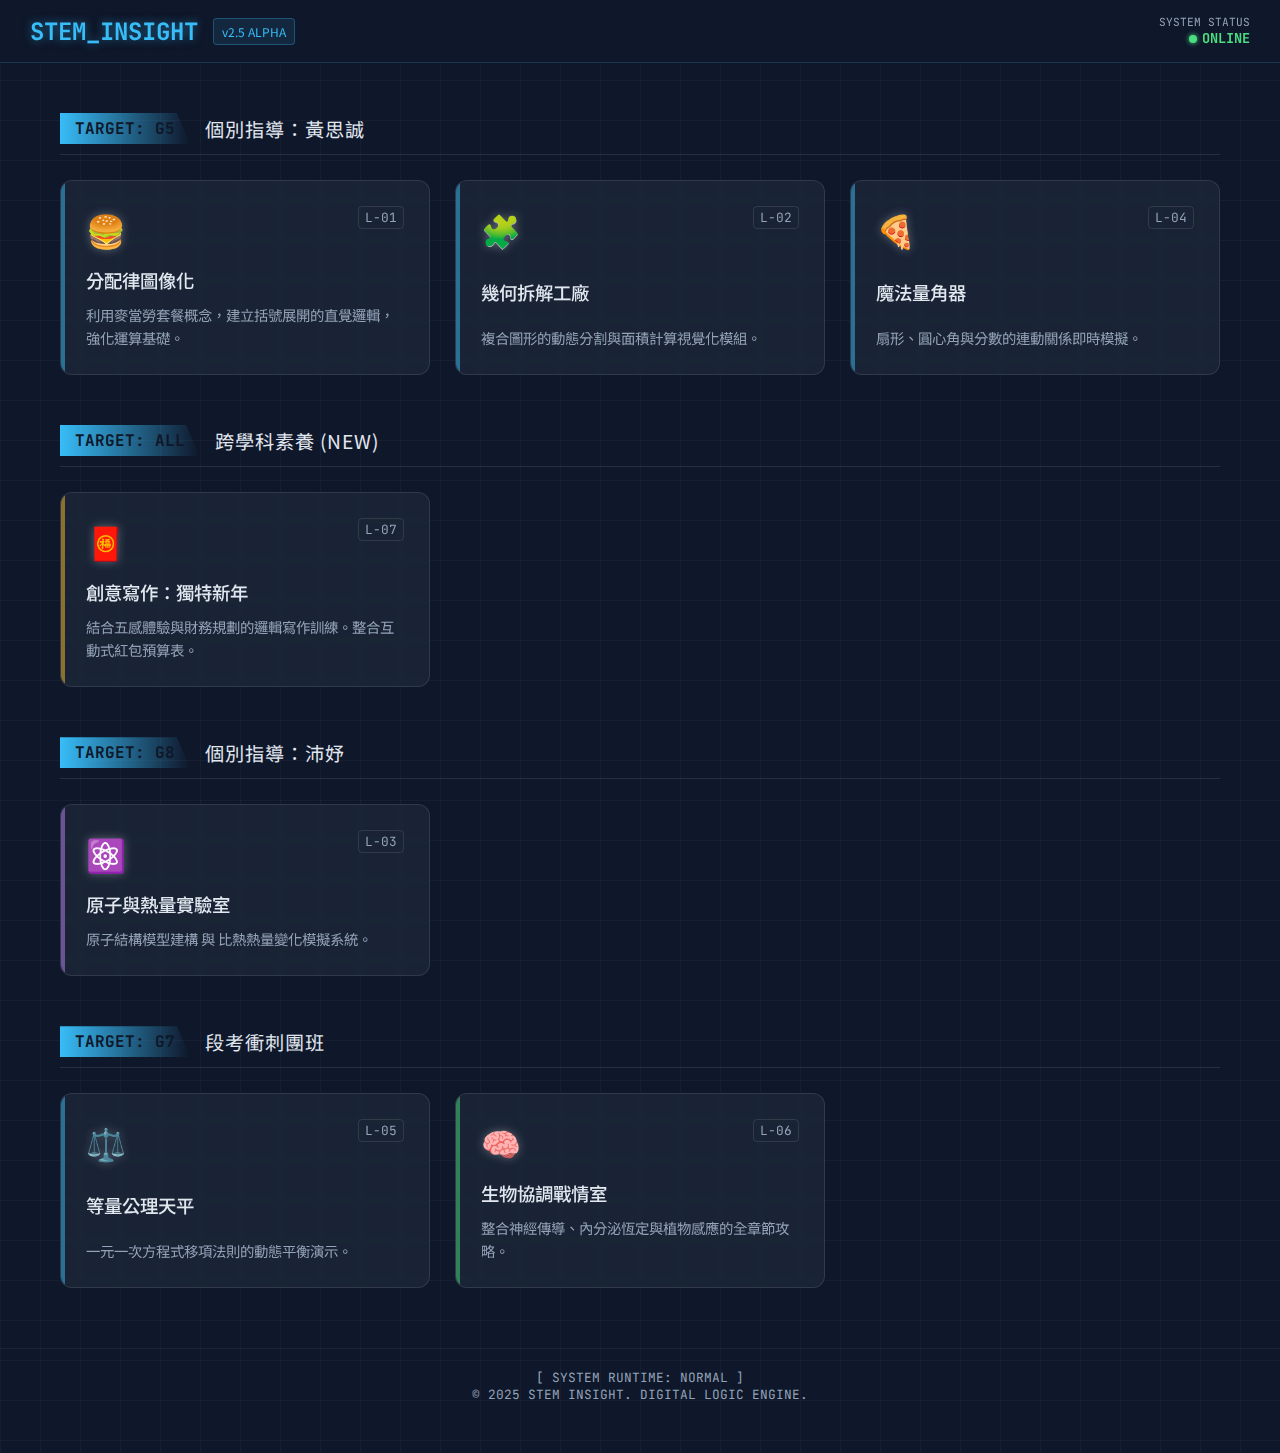
<file: index.html>
<!DOCTYPE html>
<html lang="zh-TW">
<head>
    <meta charset="UTF-8">
    <meta name="viewport" content="width=device-width, initial-scale=1.0">
    <title>STEM INSIGHT | 核心戰情室</title>
    <link href="https://fonts.googleapis.com/css2?family=JetBrains+Mono:wght@400;700&family=Noto+Sans+TC:wght@300;500;700&display=swap" rel="stylesheet">
    <style>
        :root {
            /* 科技戰情室配色 */
            --bg-deep: #0f172a;       /* 深藍黑背景 */
            --bg-card: rgba(30, 41, 59, 0.7); /* 半透明卡片 */
            --text-main: #e2e8f0;     /* 亮灰字體 */
            --text-muted: #94a3b8;    /* 暗灰字體 */
            
            /* 霓虹強調色 */
            --neon-blue: #38bdf8;     /* 數學/科技 */
            --neon-green: #4ade80;    /* 生物/自然 */
            --neon-purple: #c084fc;   /* 物理/化學 */
            --neon-orange: #fbbf24;   /* 文學/創意 (新增) */
            
            --border-glow: 1px solid rgba(255, 255, 255, 0.1);
        }

        * { box-sizing: border-box; }

        body {
            font-family: 'Noto Sans TC', sans-serif;
            background-color: var(--bg-deep);
            /* 背景網格線效果 */
            background-image: 
                linear-gradient(rgba(255, 255, 255, 0.03) 1px, transparent 1px),
                linear-gradient(90deg, rgba(255, 255, 255, 0.03) 1px, transparent 1px);
            background-size: 40px 40px;
            color: var(--text-main);
            margin: 0;
            padding-bottom: 50px;
        }

        /* 頂部導航欄 */
        header {
            background: rgba(15, 23, 42, 0.9);
            backdrop-filter: blur(10px);
            border-bottom: 1px solid rgba(56, 189, 248, 0.2);
            padding: 15px 30px;
            display: flex;
            justify-content: space-between;
            align-items: center;
            position: sticky;
            top: 0;
            z-index: 100;
        }

        .brand-group { display: flex; align-items: center; gap: 15px; }
        .brand-logo {
            font-family: 'JetBrains Mono', monospace;
            font-weight: 700;
            font-size: 1.5rem;
            color: var(--neon-blue);
            text-shadow: 0 0 10px rgba(56, 189, 248, 0.5);
        }
        .brand-tag {
            background: rgba(56, 189, 248, 0.1);
            color: var(--neon-blue);
            font-size: 0.75rem;
            padding: 4px 8px;
            border-radius: 4px;
            border: 1px solid rgba(56, 189, 248, 0.3);
        }

        /* 儀表板數據區 (符合老闆需求) */
        .stats-bar {
            display: flex;
            gap: 20px;
            font-family: 'JetBrains Mono', monospace;
            font-size: 0.85rem;
        }
        .stat-item {
            display: flex;
            flex-direction: column;
            align-items: flex-end;
        }
        .stat-label { color: var(--text-muted); font-size: 0.7rem; }
        .stat-value { color: var(--neon-green); font-weight: bold; }

        /* 主容器 */
        .container {
            max-width: 1200px;
            margin: 40px auto;
            padding: 0 20px;
        }

        /* 分區標題 */
        .section-header {
            display: flex;
            align-items: center;
            margin: 50px 0 25px 0;
            padding-bottom: 10px;
            border-bottom: 1px solid rgba(255,255,255,0.1);
        }

        .section-tag {
            font-family: 'JetBrains Mono', monospace;
            background: linear-gradient(90deg, var(--neon-blue), transparent);
            color: #0f172a;
            padding: 5px 15px;
            clip-path: polygon(0 0, 90% 0, 100% 100%, 0 100%); /* 科技感切角 */
            font-weight: bold;
            margin-right: 15px;
        }

        .section-title {
            font-size: 1.2rem;
            color: var(--text-main);
            letter-spacing: 1px;
        }

        /* 網格系統 */
        .grid {
            display: grid;
            grid-template-columns: repeat(auto-fill, minmax(300px, 1fr));
            gap: 25px;
        }

        /* 科技卡片設計 */
        .card {
            background: var(--bg-card);
            border: var(--border-glow);
            border-radius: 12px;
            padding: 25px;
            text-decoration: none;
            color: inherit;
            position: relative;
            overflow: hidden;
            transition: all 0.3s cubic-bezier(0.4, 0, 0.2, 1);
            backdrop-filter: blur(5px);
            display: flex;
            flex-direction: column;
            justify-content: space-between;
            height: 100%;
        }

        /* 卡片懸停效果 */
        .card:hover {
            transform: translateY(-5px);
            background: rgba(30, 41, 59, 0.9);
            box-shadow: 0 0 20px rgba(56, 189, 248, 0.15);
            border-color: var(--neon-blue);
        }
        
        /* 卡片光條裝飾 */
        .card::before {
            content: '';
            position: absolute;
            top: 0;
            left: 0;
            width: 4px;
            height: 100%;
            background: var(--neon-blue);
            opacity: 0.5;
            transition: 0.3s;
        }
        .card:hover::before { opacity: 1; box-shadow: 0 0 10px var(--neon-blue); }

        /* 不同科目的顏色定義 */
        .card[data-type="bio"]::before { background: var(--neon-green); }
        .card[data-type="bio"]:hover { border-color: var(--neon-green); box-shadow: 0 0 20px rgba(74, 222, 128, 0.15); }

        .card[data-type="physics"]::before { background: var(--neon-purple); }
        .card[data-type="physics"]:hover { border-color: var(--neon-purple); box-shadow: 0 0 20px rgba(192, 132, 252, 0.15); }
        
        .card[data-type="writing"]::before { background: var(--neon-orange); }
        .card[data-type="writing"]:hover { border-color: var(--neon-orange); box-shadow: 0 0 20px rgba(251, 191, 36, 0.15); }


        .card-header {
            display: flex;
            justify-content: space-between;
            align-items: flex-start;
            margin-bottom: 15px;
        }

        .card-icon {
            font-size: 2rem;
            filter: drop-shadow(0 0 5px rgba(255,255,255,0.3));
        }

        .card-id {
            font-family: 'JetBrains Mono', monospace;
            font-size: 0.8rem;
            color: var(--text-muted);
            border: 1px solid rgba(255,255,255,0.1);
            padding: 2px 6px;
            border-radius: 4px;
        }

        .card h3 {
            margin: 0 0 10px 0;
            font-size: 1.15rem;
            font-weight: 500;
        }

        .card p {
            font-size: 0.9rem;
            color: var(--text-muted);
            line-height: 1.6;
            margin: 0;
        }

        .status-dot {
            height: 8px;
            width: 8px;
            background-color: var(--neon-green);
            border-radius: 50%;
            display: inline-block;
            margin-right: 5px;
            box-shadow: 0 0 5px var(--neon-green);
        }

        footer {
            text-align: center;
            margin-top: 60px;
            color: var(--text-muted);
            font-size: 0.8rem;
            font-family: 'JetBrains Mono', monospace;
            border-top: 1px solid rgba(255,255,255,0.05);
            padding-top: 20px;
        }
    </style>
</head>
<body>

    <header>
        <div class="brand-group">
            <div class="brand-logo">STEM_INSIGHT</div>
            <span class="brand-tag">v2.5 ALPHA</span>
        </div>
        
        <div class="stats-bar">
            <div class="stat-item">
                <span class="stat-label">SYSTEM STATUS</span>
                <span class="stat-value"><span class="status-dot"></span>ONLINE</span>
            </div>
            <div class="stat-item" style="display: none;"> <span class="stat-label">ACTIVE STUDENTS</span>
                <span class="stat-value">32</span>
            </div>
        </div>
    </header>

    <div class="container">

        <div class="section-header">
            <span class="section-tag">TARGET: G5</span>
            <span class="section-title">個別指導：黃思誠</span>
        </div>
        <div class="grid">
            <a href="lesson-01-distributive/index.html" class="card" data-type="math">
                <div class="card-header">
                    <div class="card-icon">🍔</div>
                    <span class="card-id">L-01</span>
                </div>
                <h3>分配律圖像化</h3>
                <p>利用麥當勞套餐概念，建立括號展開的直覺邏輯，強化運算基礎。</p>
            </a>
            <a href="lesson-02-geometry/index.html" class="card" data-type="math">
                <div class="card-header">
                    <div class="card-icon">🧩</div>
                    <span class="card-id">L-02</span>
                </div>
                <h3>幾何拆解工廠</h3>
                <p>複合圖形的動態分割與面積計算視覺化模組。</p>
            </a>
            <a href="lesson-04-sector/index.html" class="card" data-type="math">
                <div class="card-header">
                    <div class="card-icon">🍕</div>
                    <span class="card-id">L-04</span>
                </div>
                <h3>魔法量角器</h3>
                <p>扇形、圓心角與分數的連動關係即時模擬。</p>
            </a>
        </div>

        <div class="section-header">
            <span class="section-tag">TARGET: ALL</span>
            <span class="section-title">跨學科素養 (NEW)</span>
        </div>
        <div class="grid">
            <a href="lesson-07-writing-cny/index.html" class="card" data-type="writing">
                <div class="card-header">
                    <div class="card-icon">🧧</div>
                    <span class="card-id">L-07</span>
                </div>
                <h3>創意寫作：獨特新年</h3>
                <p>結合五感體驗與財務規劃的邏輯寫作訓練。整合互動式紅包預算表。</p>
            </a>
        </div>

        <div class="section-header">
            <span class="section-tag">TARGET: G8</span>
            <span class="section-title">個別指導：沛妤</span>
        </div>
        <div class="grid">
            <a href="lesson-03-science/index.html" class="card" data-type="physics">
                <div class="card-header">
                    <div class="card-icon">⚛️</div>
                    <span class="card-id">L-03</span>
                </div>
                <h3>原子與熱量實驗室</h3>
                <p>原子結構模型建構 與 比熱熱量變化模擬系統。</p>
            </a>
        </div>

        <div class="section-header">
            <span class="section-tag">TARGET: G7</span>
            <span class="section-title">段考衝刺團班</span>
        </div>
        <div class="grid">
            <a href="lesson-05-math7/index.html" class="card" data-type="math">
                <div class="card-header">
                    <div class="card-icon">⚖️</div>
                    <span class="card-id">L-05</span>
                </div>
                <h3>等量公理天平</h3>
                <p>一元一次方程式移項法則的動態平衡演示。</p>
            </a>
            <a href="lesson-06-bio-ch5/index.html" class="card" data-type="bio">
                <div class="card-header">
                    <div class="card-icon">🧠</div>
                    <span class="card-id">L-06</span>
                </div>
                <h3>生物協調戰情室</h3>
                <p>整合神經傳導、內分泌恆定與植物感應的全章節攻略。</p>
            </a>
        </div>

    </div>

    <footer>
        [ SYSTEM RUNTIME: NORMAL ]<br>
        &copy; 2025 STEM INSIGHT. DIGITAL LOGIC ENGINE.
    </footer>

</body>
</html>
</file>
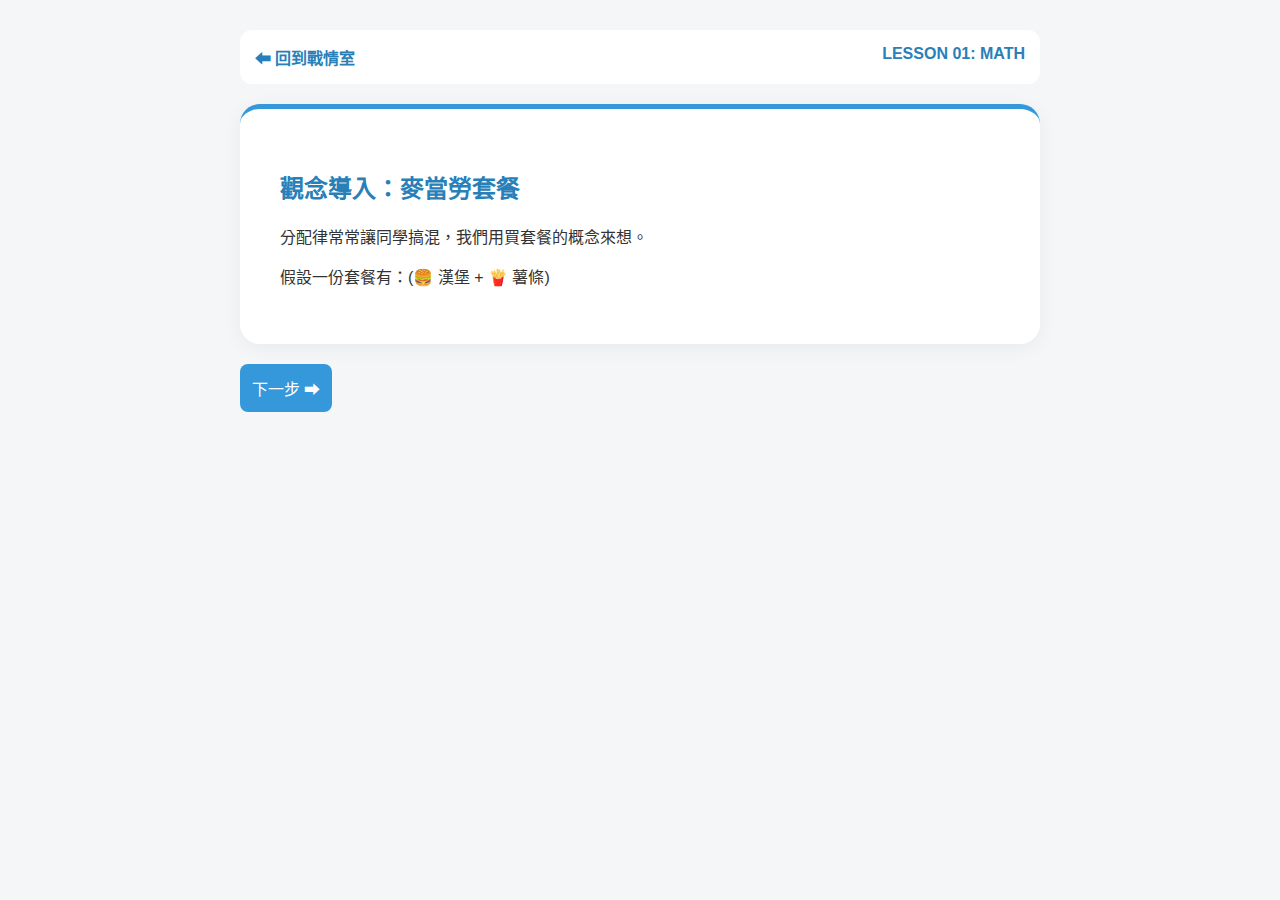
<file: lesson-01-distributive/index.html>
<!DOCTYPE html>
<html lang="zh-TW">
<head>
    <meta charset="UTF-8">
    <meta name="viewport" content="width=device-width, initial-scale=1.0">
    <title>L01: 分配律圖像化 | STEM INSIGHT</title>
    <link rel="stylesheet" href="../../assets/css/dashboard.css">
    <style>
        /* 覆蓋為數學專屬風格 (藍色系) */
        body { background: #f4f6f8; background-image: none; color: #333; }
        .container { max-width: 800px; margin-top: 30px; }
        .lesson-nav { padding: 15px; background: white; border-radius: 12px; margin-bottom: 20px; display: flex; justify-content: space-between; }
        .back-link { text-decoration: none; color: #2980b9; font-weight: bold; }
        
        #app-container {
            background: white; padding: 40px; border-radius: 20px;
            box-shadow: 0 4px 20px rgba(0,0,0,0.05);
            border-top: 5px solid #3498db; /* 數學藍 */
        }
        
        .action-btn { 
            display: block; width: 100%; padding: 12px; background: #3498db; 
            color: white; border: none; border-radius: 8px; cursor: pointer; 
            font-size: 1rem; margin-top: 10px;
        }
    </style>
</head>
<body>

    <div class="container">
        <div class="lesson-nav">
            <a href="../../index.html" class="back-link">⬅ 回到戰情室</a>
            <div style="font-weight: bold; color: #2980b9;">LESSON 01: MATH</div>
        </div>

        <div id="app-container"></div>

        <div style="margin-top: 20px; text-align: right;">
            <button id="next-step-btn" class="action-btn" style="width: auto;">下一步 ➡</button>
        </div>
    </div>

    <script>
        const lessonData = {
            id: "math_01_distributive",
            title: "分配律圖像化",
            steps: [
                {
                    type: "intro",
                    title: "觀念導入：麥當勞套餐",
                    content: "<p>分配律常常讓同學搞混，我們用買套餐的概念來想。</p><p>假設一份套餐有：(🍔 漢堡 + 🍟 薯條)</p>"
                },
                {
                    type: "visual_concept",
                    title: "圖像拆解",
                    icon: "🍔🍟 x 3",
                    description: "如果你買了 <strong>3</strong> 份套餐，那就是：<br>3 × (🍔 + 🍟) = <strong>3個🍔 + 3個🍟</strong><br>這就是分配律：外面的數字要乘給裡面的每一個！"
                },
                {
                    type: "step_solver",
                    title: "牛刀小試",
                    question: "請利用分配律計算： 5 × (100 + 2)",
                    prefix: "答案：",
                    answer: "510",
                    hint: "變成 5x100 + 5x2 = 500 + 10"
                },
                {
                    type: "interactive_quiz",
                    title: "觀念檢測",
                    question: "下列哪一個式子是錯誤的？",
                    options: [
                        "2(a+b) = 2a + 2b",
                        "3(x-y) = 3x - 3y",
                        "-(a-b) = -a - b" // 錯誤選項
                    ],
                    correctIdx: 2
                }
            ]
        };
    </script>

    <script src="../../assets/js/renderers/math-renderer.js"></script>

    <script>
        let currentStepIndex = 0;
        const container = document.getElementById('app-container');
        const nextBtn = document.getElementById('next-step-btn');

        function loadStep(index) {
            if (index >= lessonData.steps.length) {
                alert("單元完成！");
                return;
            }
            MathRenderer.renderStep(lessonData.steps[index], container);
            
            if (index === lessonData.steps.length - 1) {
                nextBtn.innerText = "完成課程 ✅";
                nextBtn.style.background = "#27ae60";
            }
        }

        nextBtn.onclick = () => {
            currentStepIndex++;
            if(currentStepIndex < lessonData.steps.length) {
                loadStep(currentStepIndex);
            }
        };

        loadStep(0);
    </script>
</body>
</html>
</file>
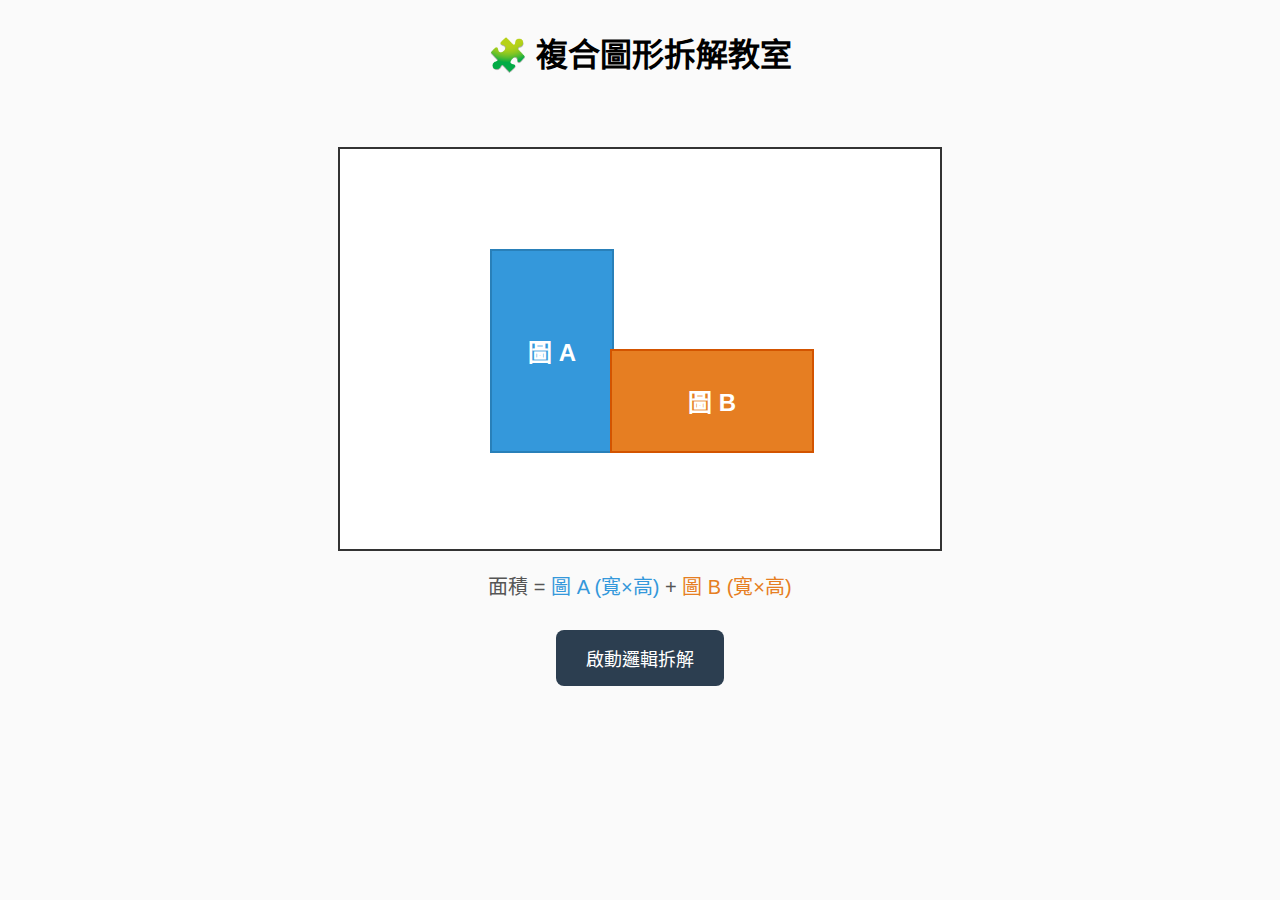
<file: lesson-02-geometry/index.html>
<!DOCTYPE html>
<html lang="zh-TW">
<head>
    <meta charset="UTF-8">
    <style>
        body { display: flex; flex-direction: column; align-items: center; background: #fafafa; font-family: sans-serif; }
        .canvas { width: 600px; height: 400px; background: white; border: 2px solid #333; position: relative; margin-top: 50px; }
        
        /* 定義兩個長方形塊 */
        .part { position: absolute; transition: 1.2s cubic-bezier(0.4, 0, 0.2, 1); display: flex; align-items: center; justify-content: center; color: white; font-weight: bold; font-size: 24px; }
        
        #rect1 { width: 120px; height: 200px; background: #3498db; left: 150px; top: 100px; border: 2px solid #2980b9; }
        #rect2 { width: 200px; height: 100px; background: #e67e22; left: 270px; top: 200px; border: 2px solid #d35400; }

        /* 拆解動作 */
        .split #rect1 { transform: translate(-40px, -40px); }
        .split #rect2 { transform: translate(40px, 40px); }

        .controls { margin-top: 30px; }
        button { padding: 15px 30px; font-size: 18px; cursor: pointer; background: #2c3e50; color: white; border: none; border-radius: 8px; }
        .label-text { margin-top: 20px; font-size: 20px; color: #555; }
    </style>
</head>
<body>
    <h1>🧩 複合圖形拆解教室</h1>
    <div class="canvas" id="mainCanvas">
        <div id="rect1" class="part">圖 A</div>
        <div id="rect2" class="part">圖 B</div>
    </div>
    <div class="label-text">面積 = <span style="color:#3498db">圖 A (寬×高)</span> + <span style="color:#e67e22">圖 B (寬×高)</span></div>
    <div class="controls">
        <button onclick="document.getElementById('mainCanvas').classList.toggle('split')">啟動邏輯拆解</button>
    </div>
</body>
</html>
</file>
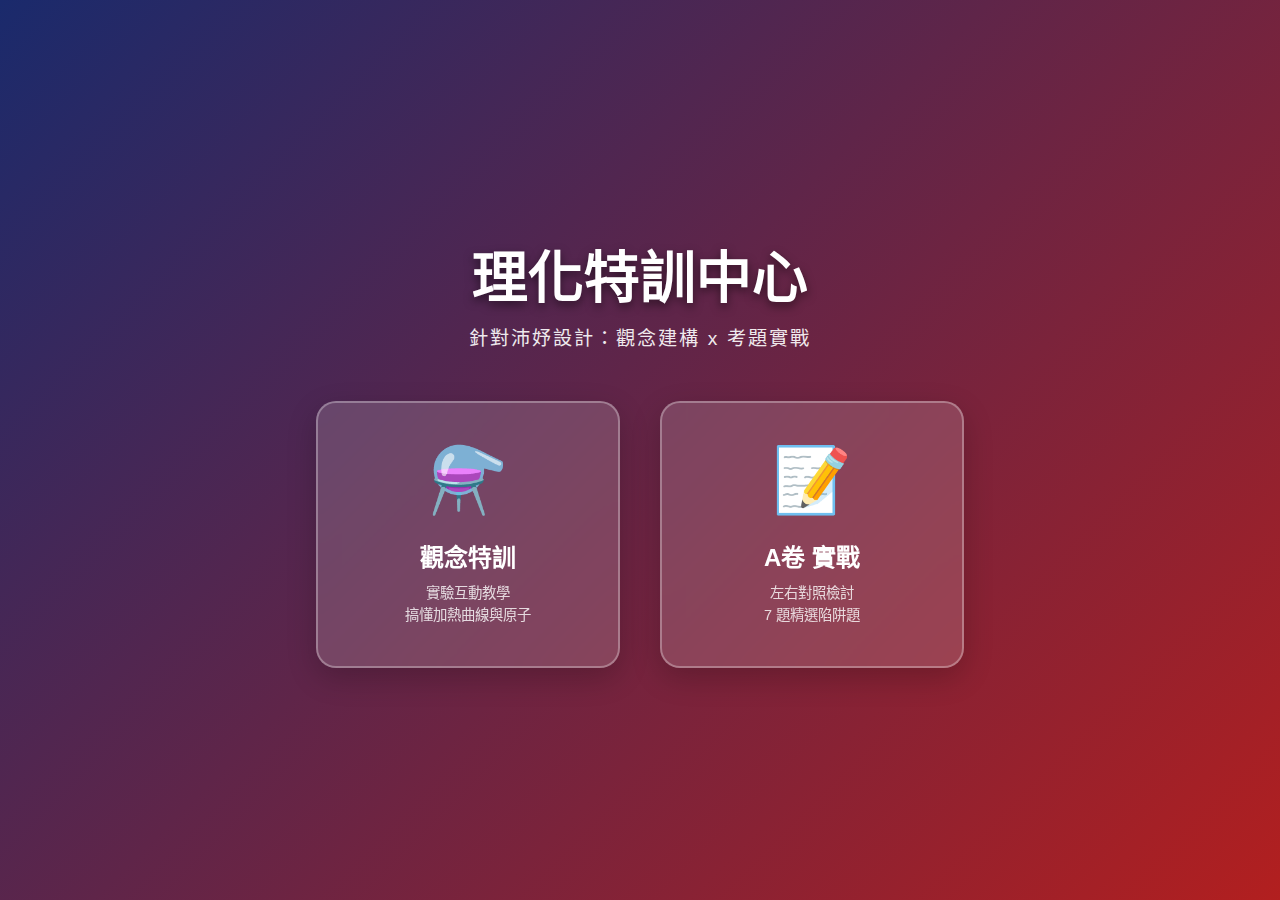
<file: lesson-03-science/index.html>
<!DOCTYPE html>
<html lang="zh-TW">
<head>
    <meta charset="UTF-8">
    <meta name="viewport" content="width=device-width, initial-scale=1.0">
    <title>沛妤的理化特訓中心 | 修正版</title>
    <style>
        :root { 
            --primary: #2c3e50; --accent: #d35400; --bg: #f5f6fa;
            --proton: #e74c3c; --neutron: #7f8c8d; --electron: #3498db;
        }
        body { font-family: 'Microsoft JhengHei', sans-serif; background: var(--bg); margin: 0; padding: 0; height: 100vh; overflow: hidden; }

        /* ================== 1. 首頁 (大廳) ================== */
        #home-screen { width: 100%; height: 100%; display: flex; flex-direction: column; align-items: center; justify-content: center; background: linear-gradient(135deg, #1a2a6c, #b21f1f); color: white; position: absolute; top:0; left:0; z-index: 500; transition: 0.5s; }
        /* 增加一個隱藏用的 class */
        #home-screen.hidden { display: none; opacity: 0; pointer-events: none; }

        .hero-title { font-size: 3.5rem; margin-bottom: 10px; text-shadow: 0 4px 10px rgba(0,0,0,0.5); font-weight: bold; }
        .hero-subtitle { font-size: 1.2rem; margin-bottom: 50px; opacity: 0.9; letter-spacing: 2px; }
        
        .menu-container { display: flex; gap: 40px; }
        .menu-card { background: rgba(255,255,255,0.15); backdrop-filter: blur(10px); padding: 40px; border-radius: 20px; border: 2px solid rgba(255,255,255,0.3); width: 220px; text-align: center; cursor: pointer; transition: 0.3s; box-shadow: 0 10px 30px rgba(0,0,0,0.2); }
        .menu-card:hover { transform: translateY(-10px) scale(1.05); background: rgba(255,255,255,0.25); border-color: #fff; }
        .menu-icon { font-size: 4rem; margin-bottom: 20px; display: block; }
        .menu-title { font-size: 1.5rem; font-weight: bold; margin-bottom: 10px; }
        .menu-desc { font-size: 0.9rem; opacity: 0.8; line-height: 1.5; }

        /* ================== 2. 上課模式 (觀念實驗) ================== */
        #lecture-zone { position: absolute; top: 0; left: 0; width: 100%; height: 100%; background: #ecf0f1; display: none; z-index: 100; flex-direction: column; overflow-y: auto; }
        #lecture-zone.active { display: flex; }
        
        .lecture-nav { padding: 15px; background: white; box-shadow: 0 2px 10px rgba(0,0,0,0.1); display: flex; justify-content: center; gap: 10px; }
        .lec-step { padding: 8px 20px; border-radius: 20px; cursor: pointer; font-weight: bold; color: #7f8c8d; border: 1px solid #ccc; transition:0.3s; }
        .lec-step.active { background: var(--primary); color: white; border-color: var(--primary); transform: scale(1.05); }

        .lecture-content { flex: 1; padding: 30px; display: flex; justify-content: center; }
        .slide { width: 100%; max-width: 900px; background: white; border-radius: 20px; padding: 40px; box-shadow: 0 10px 30px rgba(0,0,0,0.1); display: none; animation: fadeIn 0.5s; position: relative; }
        .slide.active { display: block; }

        .guide-box { background: #fff8e1; border-left: 5px solid #ffc107; padding: 15px; margin-bottom: 30px; font-size: 1.2rem; display: flex; justify-content: space-between; align-items: center; border-radius: 5px; }
        .action-btn { background: var(--accent); color: white; border: none; padding: 10px 25px; border-radius: 50px; cursor: pointer; font-size: 1rem; font-weight: bold; box-shadow: 0 5px 15px rgba(211, 84, 0, 0.3); transition:0.2s; }
        .action-btn:hover { transform: translateY(-2px); }

        /* 原子與熱學實驗樣式 */
        .lab-visual-area { display: flex; gap: 40px; justify-content: center; margin-top: 20px; flex-wrap: wrap; }
        .beaker { width: 140px; height: 180px; border: 4px solid #333; border-top: none; position: relative; background: rgba(255,255,255,0.8); border-radius: 0 0 15px 15px; }
        .liquid { width: 100%; position: absolute; bottom: 0; background: #3498db; transition: 0.5s; }
        .ice { width: 100%; height: 60px; background: #aed6f1; position: absolute; bottom: 0; display: flex; align-items: center; justify-content: center; font-weight: bold; color: #154360; }
        
        .atom-stage { width: 280px; height: 280px; position: relative; border: 1px solid #eee; border-radius: 50%; margin: 0 auto; }
        .orbit { border: 1px dashed #ccc; border-radius: 50%; position: absolute; top: 50%; left: 50%; transform: translate(-50%, -50%); }
        .nucleus { width: 70px; height: 70px; background: #2c3e50; border-radius: 50%; position: absolute; top: 50%; left: 50%; transform: translate(-50%, -50%); color: white; display: flex; flex-direction: column; justify-content: center; align-items: center; font-weight: bold; z-index: 10; transition: 0.2s; }
        .electron { width: 14px; height: 14px; background: var(--electron); border-radius: 50%; position: absolute; box-shadow: 0 0 5px var(--electron); }

        .back-btn { position: absolute; top: 20px; left: 20px; background: rgba(0,0,0,0.5); color: white; border: none; padding: 8px 15px; border-radius: 5px; cursor: pointer; z-index: 200; }

        /* ================== 3. 實戰模式 (左右對照) ================== */
        #mastery-zone { position: absolute; top: 0; left: 0; width: 100%; height: 100%; background: white; z-index: 100; display: none; flex-direction: row; }
        #mastery-zone.active { display: flex; }
        
        /* 左側考卷 */
        .exam-panel { width: 45%; background: #fdfdfd; padding: 30px; overflow-y: auto; border-right: 2px solid #ddd; }
        .q-box { margin-bottom: 25px; padding: 20px; border-radius: 8px; border: 1px solid #eee; transition: 0.2s; cursor: pointer; }
        .q-box:hover { background: #f9f9f9; border-color: #ddd; }
        .q-box.active { background: #fffbe6; border-left: 5px solid #f1c40f; box-shadow: 0 5px 15px rgba(0,0,0,0.05); }
        .q-title { font-weight: bold; margin-bottom: 10px; color: #2c3e50; line-height: 1.5; }
        .q-opt { padding: 8px 12px; border: 1px solid transparent; border-radius: 4px; margin-bottom: 5px; font-size: 0.95rem; }
        .q-opt:hover { background: #f0f0f0; }
        .q-opt.correct { background: #d4edda; color: #155724; }
        .q-opt.wrong { background: #f8d7da; color: #721c24; }
        .summon-btn { float: right; background: var(--accent); color: white; border: none; padding: 5px 12px; border-radius: 15px; cursor: pointer; font-size: 0.8rem; box-shadow: 0 2px 5px rgba(0,0,0,0.2); }

        /* 右側實驗救援 */
        .lab-panel { width: 55%; background: #ecf0f1; position: relative; display: flex; align-items: center; justify-content: center; padding: 20px; }
        .helper-card { width: 100%; height: 100%; background: white; border-radius: 15px; padding: 20px; display: none; overflow-y: auto; box-shadow: 0 5px 20px rgba(0,0,0,0.1); }
        .helper-card.active { display: block; animation: fadeIn 0.3s; }

        /* 其他實驗 CSS */
        .thermos-vis { width: 140px; height: 280px; border: 4px solid #555; margin: 0 auto; position: relative; background: #eee; border-radius: 15px; }
        .t-layer { position: absolute; width: 100%; height: 100%; border-radius: 11px; transition: 0.3s; opacity: 0; }
        .chart-vis { width: 300px; height: 200px; border-left: 2px solid #333; border-bottom: 2px solid #333; position: relative; margin: 20px auto; }
        .chart-line { position: absolute; height: 4px; background: #95a5a6; transform-origin: left bottom; cursor: pointer; transition: 0.2s; }
        .chart-line:hover { height: 8px; background: #e67e22; }

        /* 通用動畫 */
        @keyframes fadeIn { from { opacity: 0; } to { opacity: 1; } }

    </style>
</head>
<body>

<div id="home-screen">
    <div class="hero-title">理化特訓中心</div>
    <div class="hero-subtitle">針對沛妤設計：觀念建構 x 考題實戰</div>
    
    <div class="menu-container">
        <div class="menu-card" onclick="goToLecture()">
            <span class="menu-icon">⚗️</span>
            <div class="menu-title">觀念特訓</div>
            <div class="menu-desc">實驗互動教學<br>搞懂加熱曲線與原子</div>
        </div>

        <div class="menu-card" onclick="goToMastery()">
            <span class="menu-icon">📝</span>
            <div class="menu-title">A卷 實戰</div>
            <div class="menu-desc">左右對照檢討<br>7 題精選陷阱題</div>
        </div>
    </div>
</div>

<div id="lecture-zone">
    <button class="back-btn" onclick="goHome()">⬅ 回大廳</button>
    
    <div class="lecture-nav">
        <div class="lec-step active" onclick="showSlide(1)">1. 狀態變化 (圖表)</div>
        <div class="lec-step" onclick="showSlide(2)">2. 原子結構 (身分)</div>
        <div class="lec-step" onclick="showSlide(3)">3. 完成特訓</div>
    </div>

    <div class="lecture-content">
        <div id="slide-1" class="slide active">
            <h2>📊 加熱曲線：溫度計為什麼卡住了？</h2>
            <div class="guide-box">
                <span>任務：按住加熱，觀察「平臺」出現時發生了什麼事？</span>
                <button class="action-btn" onmousedown="heatStart()" onmouseup="heatStop()">🔥 按住加熱</button>
            </div>
            
            <div class="lab-visual-area">
                <div style="text-align:center;">
                    <div class="beaker">
                        <div id="ice-visual" class="ice">冰</div>
                        <div id="water-visual" class="liquid" style="height:0;"></div>
                        <div id="gas-visual" style="position:absolute; top:-30px; width:100%; color:#bdc3c7; opacity:0; font-weight:bold;">蒸氣 ☁️</div>
                    </div>
                    <div style="margin-top:10px; font-weight:bold;" id="state-text">固體 (-10°C)</div>
                </div>
                
                <div style="position:relative; width:300px; height:200px; border-left:2px solid #333; border-bottom:2px solid #333;">
                    <div style="position:absolute; top:-20px;">T (溫)</div>
                    <div style="position:absolute; right:-20px; bottom:0;">t (時)</div>
                    <div id="graph-dot" style="width:6px; height:6px; background:#d35400; border-radius:50%; position:absolute; bottom:20px; left:0;"></div>
                    <svg width="300" height="200" style="position:absolute; top:0; left:0;">
                        <path d="M0,180 L40,150 L100,150 L180,50 L240,50 L280,10" fill="none" stroke="#ddd" stroke-width="2" stroke-dasharray="5,5"/>
                    </svg>
                </div>
            </div>
        </div>

        <div id="slide-2" class="slide">
            <h2>⚛️ 原子身分證：誰決定你是誰？</h2>
            <div class="guide-box">
                <span>口訣：質子=身分證，中子=體重，電子=衣服</span>
            </div>
            
            <div class="lab-visual-area">
                <div class="atom-stage">
                    <div class="orbit" style="width:120px; height:120px;"></div>
                    <div class="orbit" style="width:220px; height:220px;"></div>
                    <div class="nucleus" id="lec-nucleus">P:6<br>N:6</div>
                    <div id="lec-elec-con"></div>
                </div>
                
                <div style="display:flex; flex-direction:column; gap:10px; justify-content:center;">
                    <div style="font-size:1.5rem; font-weight:bold; color:#2c3e50;" id="lec-atom-name">C 碳</div>
                    <button class="action-btn" style="background:#e74c3c;" onclick="lecModAtom('p')">動質子 (身分)</button>
                    <button class="action-btn" style="background:#7f8c8d;" onclick="lecModAtom('n')">動中子 (胖瘦)</button>
                    <button class="action-btn" style="background:#3498db;" onclick="lecModAtom('e')">動電子 (帶電)</button>
                </div>
            </div>
            <p id="lec-msg" style="text-align:center; font-weight:bold; margin-top:20px; color:#d35400;"></p>
        </div>

        <div id="slide-3" class="slide" style="text-align:center;">
            <h2>🎉 觀念特訓完成！</h2>
            <p style="font-size:1.2rem; margin:30px 0;">妳已經掌握了最核心的觀念。<br>現在，我們去挑戰翰林 A 卷的陷阱題！</p>
            <button class="action-btn" style="font-size:1.5rem; padding:15px 40px;" onclick="goToMastery()">前往 A 卷實戰 ➔</button>
        </div>
    </div>
</div>

<div id="mastery-zone">
    <button class="back-btn" style="top:10px; left:10px; background:#333;" onclick="goHome()">⬅ 回大廳</button>

    <div class="exam-panel">
        <div class="exam-header">
            <h2 style="text-align:center; border-bottom:3px double #333; padding-bottom:15px;">翰林 A 卷 - 必考題特訓</h2>
            <p style="text-align:center; color:#666;">點擊題目旁的「🧪」按鈕，召喚實驗救援！</p>
        </div>

        <div class="q-box" onclick="openHelper('heat')">
            <button class="summon-btn">🧪 召喚實驗</button>
            <div class="q-title">1. (5-4) 手摸鐵窗比摸木門冷，是因為鐵窗？</div>
            <div class="q-opt" onclick="check(this, false)">A. 溫度較低</div>
            <div class="q-opt" onclick="check(this, true)">B. 傳導速率快</div>
            <div class="q-opt" onclick="check(this, false)">C. 比熱較大</div>
        </div>

        <div class="q-box" onclick="openHelper('thermos')">
            <button class="summon-btn">🧪 召喚實驗</button>
            <div class="q-title">2. (5-4) 保溫瓶的「鍍銀內壁」是為了防止什麼？</div>
            <div class="q-opt" onclick="check(this, false)">A. 傳導</div>
            <div class="q-opt" onclick="check(this, false)">B. 對流</div>
            <div class="q-opt" onclick="check(this, true)">C. 輻射</div>
        </div>

        <div class="q-box" onclick="openHelper('chart')">
            <button class="summon-btn">🧪 召喚實驗</button>
            <div class="q-title">3. (5-5) 加熱曲線中，水平線段(平臺)代表？</div>
            <div class="q-opt" onclick="check(this, false)">A. 溫度上升</div>
            <div class="q-opt" onclick="check(this, true)">B. 狀態改變 (變身中)</div>
            <div class="q-opt" onclick="check(this, false)">C. 停止吸熱</div>
        </div>

        <div class="q-box" onclick="openHelper('atom')">
            <button class="summon-btn">🧪 召喚實驗</button>
            <div class="q-title">4. (6-2) 碳-14 是碳的同位素，它與碳-12 哪裡不同？</div>
            <div class="q-opt" onclick="check(this, false)">A. 質子數</div>
            <div class="q-opt" onclick="check(this, true)">B. 中子數</div>
            <div class="q-opt" onclick="check(this, false)">C. 電子數</div>
        </div>

        <div class="q-box" onclick="openHelper('atom')">
            <button class="summon-btn">🧪 召喚實驗</button>
            <div class="q-title">5. (6-2) 鈉原子變成鈉離子 (Na⁺)，是因為？</div>
            <div class="q-opt" onclick="check(this, false)">A. 得到質子</div>
            <div class="q-opt" onclick="check(this, true)">B. 失去電子</div>
            <div class="q-opt" onclick="check(this, false)">C. 失去質子</div>
        </div>

        <div class="q-box" onclick="openHelper('period')">
            <button class="summon-btn">🧪 召喚實驗</button>
            <div class="q-title">6. (6-3) 週期表第 1 族 (鹼金屬) 的特性？</div>
            <div class="q-opt" onclick="check(this, true)">A. 活性大，遇水反應</div>
            <div class="q-opt" onclick="check(this, false)">B. 活性小，安定</div>
            <div class="q-opt" onclick="check(this, false)">C. 是非金屬</div>
        </div>
        
        <div class="q-box" onclick="openHelper('heat')">
            <button class="summon-btn">🧪 召喚實驗</button>
            <div class="q-title">7. (5-4) 黑杯水 vs 白杯水，誰降溫快？</div>
            <div class="q-opt" onclick="check(this, true)">A. 黑杯 (輻射強)</div>
            <div class="q-opt" onclick="check(this, false)">B. 白杯 (輻射弱)</div>
            <div class="q-opt" onclick="check(this, false)">C. 一樣快</div>
        </div>
    </div>

    <div class="lab-panel">
        <div id="helper-intro" style="text-align:center; color:#7f8c8d;">
            <h3>⚗️ 實驗救援區</h3>
            <p>點擊左側題目的「🧪」按鈕<br>這裡會顯示對應的解題神器！</p>
        </div>

        <div id="helper-heat" class="helper-card">
            <h3>🔥 傳導 & 輻射 實驗</h3>
            <div style="display:flex; justify-content:space-around; margin-top:30px;">
                <div onclick="alert('金屬導熱快 -> 手熱量被吸走 -> 覺得冷！')" style="text-align:center; cursor:pointer;">
                    <div style="width:80px; height:80px; background:#bdc3c7; border-radius:10px; margin:auto;"></div>
                    <p>金屬 (鐵窗)</p>
                </div>
                <div onclick="alert('木頭導熱慢 -> 保溫')" style="text-align:center; cursor:pointer;">
                    <div style="width:80px; height:80px; background:#a1887f; border-radius:10px; margin:auto;"></div>
                    <p>木頭</p>
                </div>
            </div>
            <hr>
            <div style="display:flex; justify-content:center; gap:20px;">
                <button class="action-btn" onclick="alert('黑色：易吸熱，也易放熱 (輻射強)')" style="background:black;">黑杯</button>
                <button class="action-btn" onclick="alert('白色：不易吸熱，也不易放熱')" style="background:#ddd; color:black;">白杯</button>
            </div>
        </div>

        <div id="helper-thermos" class="helper-card">
            <h3>🛡️ 保溫瓶構造</h3>
            <div class="thermos-vis" style="width:120px; height:240px; margin:20px auto;">
                <div style="position:absolute; top:30px; left:10px; width:100px; height:200px; background:#e74c3c; display:flex; justify-content:center; align-items:center; color:white;">90°C</div>
                <div style="position:absolute; top:0; width:100%; height:100%; border:3px solid silver; border-radius:15px; pointer-events:none;"></div>
            </div>
            <div style="text-align:center;">
                <button class="action-btn" onclick="alert('鍍銀內壁 = 鏡子 = 反射輻射')">鍍銀擋誰？</button>
                <button class="action-btn" onclick="alert('真空 = 無介質 = 擋傳導/對流')" style="background:#7f8c8d;">真空擋誰？</button>
            </div>
        </div>

        <div id="helper-chart" class="helper-card">
            <h3>📈 狀態變化圖</h3>
            <div class="chart-vis">
                <div class="chart-line" style="width:60px; bottom:56px; left:35px; background:#e67e22;" onclick="alert('平臺 = 變身中 (吸熱不升溫)')"></div>
                <div style="position:absolute; top:20px; left:20px;">點擊橘色線段</div>
            </div>
            <p style="text-align:center; color:#d35400; font-weight:bold;">平臺 = 溫度計卡住 = 正在變身！</p>
        </div>

        <div id="helper-atom" class="helper-card">
            <h3>⚛️ 原子身分證</h3>
            <div class="atom-stage" style="transform:scale(0.8);">
                <div class="orbit" style="width:120px; height:120px;"></div>
                <div class="nucleus">P</div>
            </div>
            <div style="text-align:center; display:flex; flex-direction:column; gap:10px;">
                <button class="action-btn" onclick="alert('動質子 = 變元素 (不行！)')">把 Na 變成 Mg？</button>
                <button class="action-btn" onclick="alert('動中子 = 變胖 = 同位素 (正確)')" style="background:#7f8c8d;">把 碳-12 變 碳-14？</button>
                <button class="action-btn" onclick="alert('動電子 = 變離子 (正確)')" style="background:#3498db;">把 Na 變 Na⁺？</button>
            </div>
        </div>

        <div id="helper-period" class="helper-card">
            <h3>📑 1A 族 (鹼金屬)</h3>
            <div style="background:#f9f9f9; padding:20px; border-radius:10px;">
                <p>成員：鋰 (Li)、鈉 (Na)、鉀 (K)</p>
                <p style="color:red; font-weight:bold;">特性：活性超大！碰到水會劇烈反應產生氫氣。</p>
                <p>保存：必須泡在礦物油裡。</p>
            </div>
        </div>
    </div>
</div>

<script>
    // --- 1. 導航邏輯 ---
    function goHome() {
        document.getElementById('home-screen').classList.remove('hidden');
        document.getElementById('lecture-zone').classList.remove('active');
        document.getElementById('mastery-zone').classList.remove('active');
    }

    function goToLecture() {
        document.getElementById('home-screen').classList.add('hidden'); // 關鍵修正
        document.getElementById('lecture-zone').classList.add('active');
        showSlide(1);
    }

    function goToMastery() {
        document.getElementById('home-screen').classList.add('hidden'); // 關鍵修正
        document.getElementById('mastery-zone').classList.add('active');
    }

    // --- 2. 上課模式邏輯 ---
    function showSlide(n) {
        document.querySelectorAll('.slide').forEach(s => s.classList.remove('active'));
        document.getElementById('slide-'+n).classList.add('active');
        document.querySelectorAll('.lec-step').forEach(s => s.classList.remove('active'));
        document.querySelectorAll('.lec-step')[n-1].classList.add('active');
    }

    // 5-5 實驗模擬 (Lecture Mode)
    let heatTimer;
    function heatStart() {
        let temp = -10; let time = 0;
        const dot = document.getElementById('graph-dot');
        const ice = document.getElementById('ice-visual');
        const water = document.getElementById('water-visual');
        const txt = document.getElementById('state-text');
        
        if(heatTimer) clearInterval(heatTimer);
        
        heatTimer = setInterval(() => {
            time += 1;
            if(time < 20) { temp += 1; txt.innerText = "固體升溫 (" + temp + "°C)"; } 
            else if(time < 50) { 
                temp = 0; txt.innerText = "平臺：熔化中 (溫度卡住！)";
                txt.style.color = "#d35400";
                ice.style.opacity = 1 - (time-20)/30;
                water.style.height = ((time-20)/30 * 80) + 'px';
            } 
            else if(time < 80) { 
                temp += 1; txt.innerText = "液體升溫 (" + temp + "°C)"; 
                txt.style.color = "black";
                water.style.height = (80 + (temp/100)*20) + 'px';
            }
            
            // 繪圖點移動
            dot.style.left = (time * 3) + 'px';
            dot.style.bottom = (20 + (temp+10)*1.5) + 'px'; 
            
            if(time > 100) clearInterval(heatTimer);
        }, 50);
    }
    function heatStop() { clearInterval(heatTimer); }

    // 6-2 實驗模擬 (Lecture Mode)
    function lecModAtom(type) {
        const msg = document.getElementById('lec-msg');
        if(type==='p') {
            msg.innerText = "⚠️ 警告：動到質子，元素變成別人了！(C -> N)";
            document.getElementById('lec-nucleus').style.background = "#e74c3c";
            document.getElementById('lec-atom-name').innerText = "N 氮";
        } else if (type==='n') {
            msg.innerText = "⭕ 很好：動中子只是變胖 (同位素)，還是碳！";
        } else {
            msg.innerText = "⭕ 很好：動電子只是帶電 (離子)，還是碳！";
            document.getElementById('lec-elec-con').innerHTML = ''; 
        }
    }
    
    // 初始化電子 (Lecture Mode)
    function initElec() {
        const c = document.getElementById('lec-elec-con');
        if(!c) return;
        c.innerHTML = '';
        for(let i=0; i<6; i++) {
            let d = document.createElement('div'); d.className='electron';
            let r=i<2?50:90; let a=i*60;
            d.style.top=`calc(50% + ${r*Math.sin(a)}px - 7px)`;
            d.style.left=`calc(50% + ${r*Math.cos(a)}px - 7px)`;
            c.appendChild(d);
        }
    }
    initElec();

    // --- 3. 實戰模式邏輯 (Mastery Mode) ---
    function openHelper(id) {
        document.querySelectorAll('.q-box').forEach(b => b.classList.remove('active'));
        event.currentTarget.classList.add('active');
        
        document.getElementById('helper-intro').style.display = 'none';
        document.querySelectorAll('.helper-card').forEach(c => c.classList.remove('active'));
        document.getElementById('helper-'+id).classList.add('active');
    }

    function check(el, isCorrect) {
        if(isCorrect) {
            el.classList.add('correct');
        } else {
            el.classList.add('wrong');
            alert("答錯囉！請看右邊的實驗提示 👉");
        }
    }

</script>
</body>
</html>
</file>
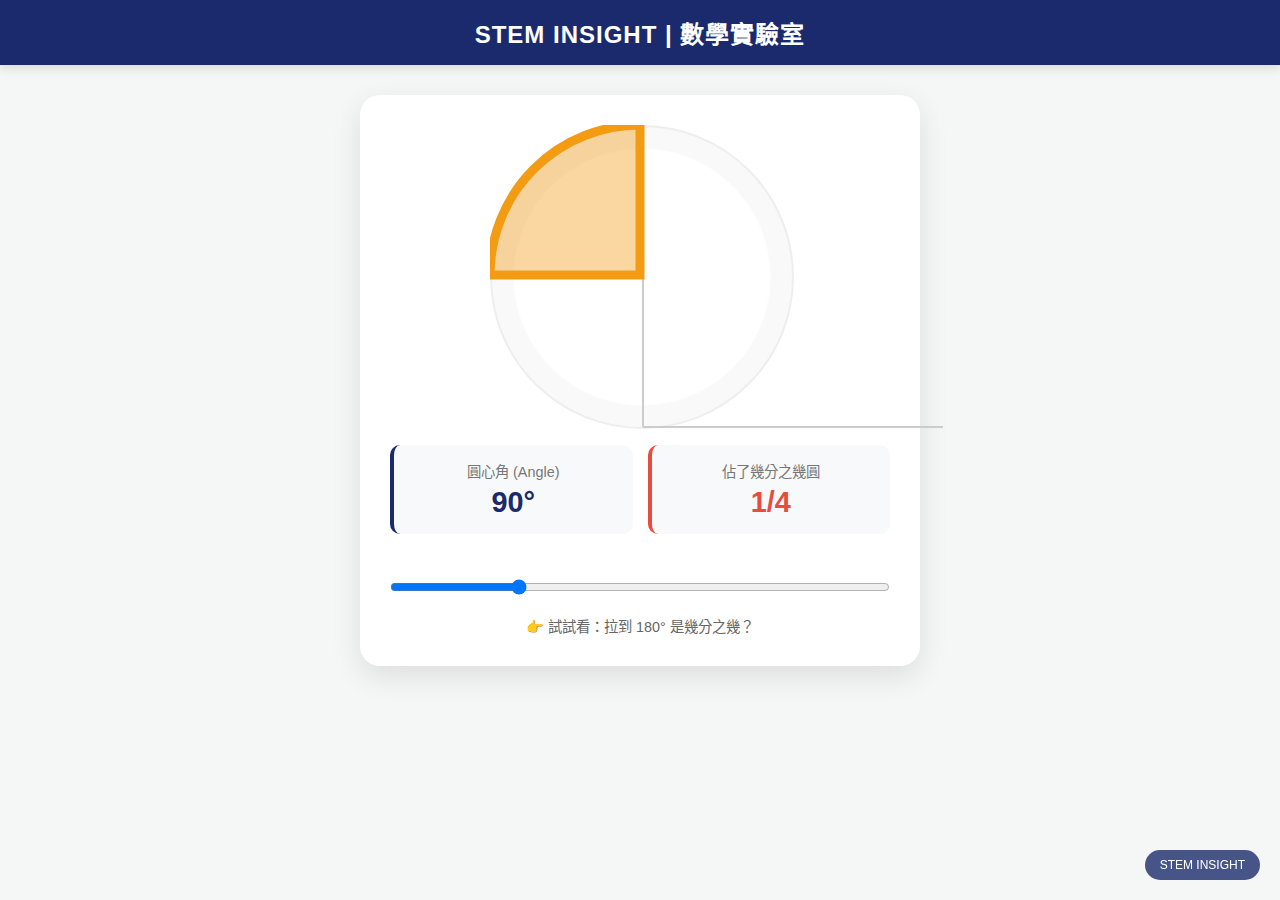
<file: lesson-04-sector/index.html>
<!DOCTYPE html>
<html lang="zh-TW">
<head>
    <meta charset="UTF-8">
    <meta name="viewport" content="width=device-width, initial-scale=1.0">
    <title>魔法量角器 | STEM INSIGHT</title>
    <style>
        :root { --primary: #1a2a6c; --accent: #f39c12; --bg: #f4f7f6; }
        body { font-family: '微軟正黑體', sans-serif; background: var(--bg); margin: 0; display: flex; flex-direction: column; align-items: center; min-height: 100vh; }
        
        .brand-watermark { position: fixed; bottom: 20px; right: 20px; background: rgba(26, 42, 108, 0.8); color: white; padding: 8px 15px; border-radius: 50px; font-size: 12px; pointer-events: none; z-index: 100; }
        
        header { width: 100%; background: var(--primary); color: white; padding: 15px 0; text-align: center; box-shadow: 0 4px 10px rgba(0,0,0,0.1); }
        h2 { margin: 0; letter-spacing: 1px; }

        .container { background: white; width: 90%; max-width: 500px; margin-top: 30px; padding: 30px; border-radius: 20px; box-shadow: 0 10px 30px rgba(0,0,0,0.1); text-align: center; }

        /* 視覺區 */
        .visual-stage { position: relative; width: 300px; height: 300px; margin: 0 auto 20px; }
        
        /* 量角器背景 */
        .protractor { position: absolute; width: 100%; height: 100%; border-radius: 50%; border: 2px solid #eee; background: radial-gradient(circle, #fff 60%, #f9f9f9 61%); }
        .tick { position: absolute; top: 0; left: 50%; width: 1px; height: 50%; background: #ddd; transform-origin: bottom center; }
        .tick.major { height: 100%; background: #ccc; width: 2px; }

        /* 扇形 SVG */
        svg { position: absolute; top: 0; left: 0; width: 100%; height: 100%; transform: rotate(-90deg); /* 讓0度在正上方 */ }
        path { fill: rgba(243, 156, 18, 0.4); stroke: var(--accent); stroke-width: 3; transition: d 0.1s; }
        
        /* 數據卡片 */
        .data-grid { display: grid; grid-template-columns: 1fr 1fr; gap: 15px; margin-bottom: 25px; }
        .data-card { background: #f8f9fa; padding: 15px; border-radius: 10px; border-left: 4px solid var(--primary); }
        .data-title { font-size: 0.9rem; color: #777; margin-bottom: 5px; }
        .data-value { font-size: 1.8rem; font-weight: bold; color: var(--primary); }
        .fraction { color: #e74c3c; }

        /* 滑桿 */
        input[type=range] { width: 100%; margin: 20px 0; cursor: pointer; }
        .hint { color: #666; font-size: 0.9rem; }
    </style>
</head>
<body>

<header>
    <h2>STEM INSIGHT | 數學實驗室</h2>
</header>

<div class="container">
    <div class="visual-stage">
        <div class="protractor">
            <div class="tick major"></div>
            <div class="tick major" style="transform: rotate(90deg)"></div>
        </div>
        <svg viewBox="0 0 100 100">
            <path id="sector" d="M 50 50 L 50 0 A 50 50 0 0 1 100 50 Z"></path>
        </svg>
    </div>

    <div class="data-grid">
        <div class="data-card">
            <div class="data-title">圓心角 (Angle)</div>
            <div class="data-value" id="angle-val">90°</div>
        </div>
        <div class="data-card" style="border-left-color: #e74c3c;">
            <div class="data-title">佔了幾分之幾圓</div>
            <div class="data-value fraction" id="frac-val">1/4</div>
        </div>
    </div>

    <input type="range" min="0" max="360" value="90" id="slider" oninput="updateSector(this.value)">
    
    <div class="hint">👉 試試看：拉到 180° 是幾分之幾？</div>
</div>

<div class="brand-watermark">STEM INSIGHT</div>

<script>
    function updateSector(deg) {
        deg = parseInt(deg);
        if(deg === 0) deg = 0.1;
        if(deg === 360) deg = 359.9;

        // 更新數據
        document.getElementById('angle-val').innerText = deg + "°";
        document.getElementById('frac-val').innerText = getFraction(deg);

        // 繪製扇形 (SVG Math)
        // 中心(50,50), 半徑50. 0度在正上方(因為CSS轉了-90度)
        const r = 50;
        const rad = (deg * Math.PI) / 180;
        const x = 50 + r * Math.cos(rad);
        const y = 50 + r * Math.sin(rad);
        
        // 大弧判定
        const largeArc = deg > 180 ? 1 : 0;

        // SVG Path指令: MoveTo中心 -> LineTo起點(右側) -> ArcTo終點 -> Close
        // 注意：這裡的起點相對於SVG座標是(100,50)，因為SVG預設0度是向右
        const d = `M 50 50 L 100 50 A 50 50 0 ${largeArc} 1 ${x} ${y} Z`;
        
        // 因為CSS旋轉了svg，我們需要修正path的繪製邏輯讓它看起來是順時針
        // 這裡直接用簡單的方式：讓 path 跟著 slider 動
        // 為了讓數學直覺正確 (0度在正上方或正右方)，我們調整一下：
        // 這裡設定：0度在正上方 (12點鐘)，順時針旋轉
        
        // 重新計算 (修正版):
        // 0度(Start) = (50, 0)
        // 終點由 sin/cos 計算 (注意座標系轉換)
        // x = 50 + 50 * sin(rad)
        // y = 50 - 50 * cos(rad)
        
        const x2 = 50 + 50 * Math.sin(rad);
        const y2 = 50 - 50 * Math.cos(rad);
        
        const d2 = `M 50 50 L 50 0 A 50 50 0 ${largeArc} 1 ${x2} ${y2} Z`;
        
        // 移除 CSS 的 rotate(-90deg) 效果，直接用算出來的 d2
        document.querySelector('svg').style.transform = 'none';
        document.getElementById('sector').setAttribute('d', d2);
    }

    // 計算分數 (GCD演算法)
    function getFraction(deg) {
        if(deg >= 359) return "1";
        const gcd = (a, b) => b ? gcd(b, a % b) : a;
        const common = gcd(deg, 360);
        return `${deg/common} / ${360/common}`;
    }
</script>
</body>
</html>
</file>
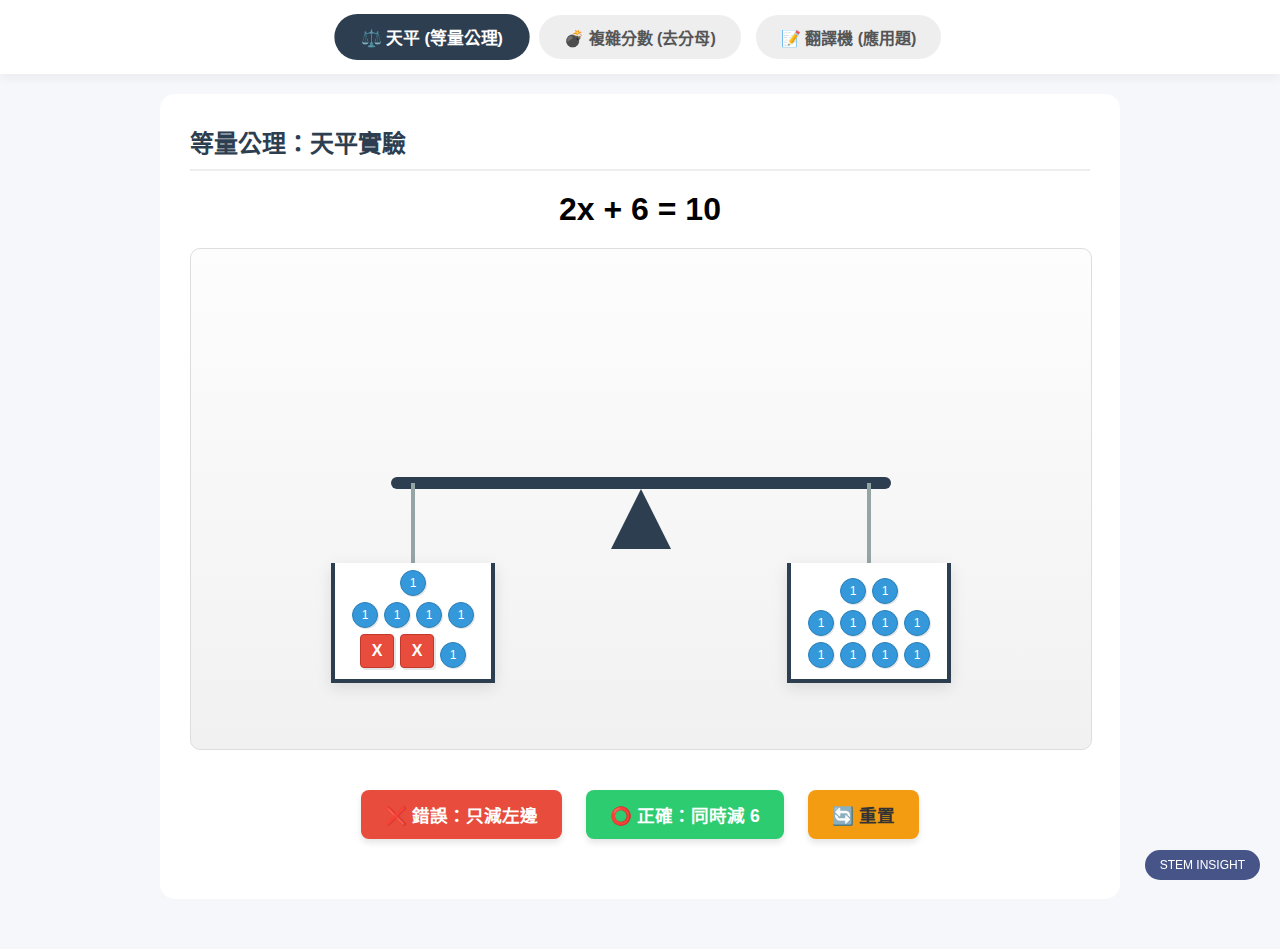
<file: lesson-05-math7/index.html>
<!DOCTYPE html>
<html lang="zh-TW">
<head>
    <meta charset="UTF-8">
    <title>七年級數學 | 方程式實戰 (High Clearance)</title>
    <style>
        :root { --primary: #3498db; --danger: #e74c3c; --success: #2ecc71; --dark: #2c3e50; --bg: #f5f7fa; }
        body { font-family: 'Segoe UI', '微軟正黑體', sans-serif; background: var(--bg); margin: 0; display: flex; flex-direction: column; align-items: center; min-height: 100vh; }
        
        .brand-watermark { position: fixed; bottom: 20px; right: 20px; background: rgba(26, 42, 108, 0.8); color: white; padding: 8px 15px; border-radius: 50px; font-size: 12px; pointer-events: none; z-index: 1000; }
        
        .tabs { display: flex; width: 100%; background: white; padding: 15px 0; justify-content: center; gap: 15px; box-shadow: 0 4px 10px rgba(0,0,0,0.05); z-index: 100; position: relative; }
        .tab-btn { background: #eee; color: #555; border: none; padding: 10px 25px; cursor: pointer; font-size: 1rem; border-radius: 50px; font-weight: bold; transition: 0.2s; }
        .tab-btn.active { background: var(--dark); color: white; transform: scale(1.05); }

        .container { width: 95%; max-width: 900px; background: white; margin-top: 20px; border-radius: 15px; padding: 30px; display: none; min-height: 600px; padding-bottom: 50px; margin-bottom: 50px; }
        .container.active { display: block; animation: fadeIn 0.3s; }
        @keyframes fadeIn { from { opacity: 0; transform: translateY(10px); } to { opacity: 1; transform: translateY(0); } }

        h2 { margin-top: 0; color: var(--dark); border-bottom: 2px solid #eee; padding-bottom: 10px; }

        /* --- 天平區 (防遮擋修正) --- */
        .balance-wrapper {
            position: relative; 
            width: 100%; 
            height: 500px; /* 暴力加高到 500px，確保空間足夠 */
            background: linear-gradient(to bottom, #fdfdfd, #f1f1f1); 
            border: 1px solid #ddd; 
            border-radius: 10px; 
            margin-top: 20px; 
            overflow: visible; /* 允許溢出顯示 */
        }

        /* 支點：大幅上移 (距離底部 200px) */
        .pivot {
            position: absolute; bottom: 200px; left: 50%; transform: translateX(-50%);
            width: 0; height: 0; border-left: 30px solid transparent; border-right: 30px solid transparent; border-bottom: 60px solid var(--dark); z-index: 2;
        }
        
        /* 橫桿：對應支點尖端 (200 + 60 = 260px) */
        .beam-container {
            position: absolute; width: 500px; height: 12px; background: var(--dark); border-radius: 6px;
            bottom: 260px; left: 50%; margin-left: -250px;
            transform-origin: 50% 50%; transition: transform 0.8s cubic-bezier(0.5, 1.5, 0.5, 1); z-index: 3;
        }
        .beam-container.tilt-cw { transform: rotate(15deg); }
        
        /* 繩子 */
        .string { width: 4px; height: 80px; background: #95a5a6; position: absolute; top: 6px; }
        .string.left { left: 20px; } .string.right { right: 20px; }
        
        /* 托盤 */
        .pan {
            width: 140px; height: 100px; border: 4px solid var(--dark); border-top: none;
            background: rgba(255,255,255,0.95); position: absolute; top: 80px; left: 50%; transform: translateX(-50%);
            display: flex; flex-wrap: wrap-reverse; justify-content: center; align-content: flex-start; padding: 8px; 
            box-shadow: 0 5px 15px rgba(0,0,0,0.1);
        }
        
        /* 結果氣泡 */
        .result-bubble {
            position: absolute; top: 20%; left: 50%; transform: translate(-50%, -50%) scale(0);
            background: rgba(255, 255, 255, 0.95); padding: 15px 30px; border-radius: 15px;
            box-shadow: 0 10px 30px rgba(0,0,0,0.2); text-align: center; font-size: 1.4rem; font-weight: bold;
            z-index: 999; transition: 0.4s cubic-bezier(0.175, 0.885, 0.32, 1.275); pointer-events: none;
            border: 4px solid var(--dark); width: 60%;
        }
        .result-bubble.show { transform: translate(-50%, -50%) scale(1); }
        .result-bubble.correct { border-color: var(--success); color: var(--success); }
        .result-bubble.wrong { border-color: var(--danger); color: var(--danger); }

        .block-x { width: 32px; height: 32px; background: var(--danger); color: white; margin: 3px; display: flex; align-items: center; justify-content: center; font-weight: bold; border-radius: 4px; box-shadow: 2px 2px 0 rgba(0,0,0,0.1); border: 1px solid #c0392b; }
        .block-1 { width: 24px; height: 24px; background: var(--primary); color: white; margin: 3px; border-radius: 50%; display: flex; align-items: center; justify-content: center; font-size: 12px; border: 1px solid #2980b9; transition: 0.5s; box-shadow: 1px 1px 0 rgba(0,0,0,0.1); }
        .vanish { opacity: 0; transform: scale(0); }

        /* --- 分數區 --- */
        .complex-frac-box { font-size: 1.8rem; text-align: center; margin: 30px 0; font-family: 'Times New Roman', serif; }
        .frac { display: inline-block; vertical-align: middle; text-align: center; }
        .frac .top { border-bottom: 2px solid black; display: block; padding: 0 5px; }
        .frac .btm { display: block; padding: 2px 0; }
        .step-row { 
            background: #fff; border: 2px solid #eee; padding: 15px; border-radius: 10px; 
            font-size: 1.4rem; font-weight: bold; width: 80%; text-align: center; margin: 10px auto;
            opacity: 0.3; transition: 0.5s; transform: translateY(10px);
        }
        .step-row.active { opacity: 1; transform: translateY(0); border-color: var(--primary); box-shadow: 0 5px 15px rgba(0,0,0,0.1); }
        .highlight-red { color: var(--danger); font-weight: bold; }

        /* --- 翻譯機區 --- */
        .wp-box { background: #fffbe6; padding: 20px; border-left: 6px solid #f1c40f; font-size: 1.4rem; line-height: 1.8; border-radius: 8px; }
        .key-text { border-bottom: 3px solid #ccc; cursor: pointer; padding: 0 4px; }
        .key-text:hover { background: rgba(0,0,0,0.05); }
        .key-text.filled { background: var(--success); color: white; border-color: transparent; border-radius: 4px; }
        .slot-row { display: flex; gap: 10px; margin-top: 20px; flex-wrap: wrap; background: var(--dark); padding: 15px; border-radius: 10px; color: white; align-items: center; justify-content: center; }
        .slot { width: 60px; height: 45px; border: 2px dashed #7f8c8d; display: flex; align-items: center; justify-content: center; cursor: pointer; background: rgba(255,255,255,0.1); font-size: 1.2rem; }
        .slot.filled { background: white; color: var(--dark); border-style: solid; }

        /* 按鈕樣式 */
        .action-btn { padding: 12px 24px; border: none; border-radius: 8px; font-size: 1.1rem; cursor: pointer; font-weight: bold; margin: 10px; color: white; transition: 0.2s; box-shadow: 0 4px 6px rgba(0,0,0,0.1); }
        .action-btn:active { transform: scale(0.95); }
        .btn-r { background: var(--danger); } .btn-g { background: var(--success); } .btn-b { background: #3498db; } .btn-y { background: #f39c12; color: #333; }
    </style>
</head>
<body>

    <div class="tabs">
        <button class="tab-btn active" onclick="switchTab('balance')">⚖️ 天平 (等量公理)</button>
        <button class="tab-btn" onclick="switchTab('fraction')">💣 複雜分數 (去分母)</button>
        <button class="tab-btn" onclick="switchTab('word')">📝 翻譯機 (應用題)</button>
    </div>

    <div id="balance" class="container active">
        <h2>等量公理：天平實驗</h2>
        <div style="text-align:center; font-size:2rem; font-weight:bold; margin-bottom:10px;">
            <span id="eq-l">2x + 6</span> = <span id="eq-r">10</span>
        </div>
        
        <div class="balance-wrapper">
            <div id="bubble" class="result-bubble"></div>
            <div class="beam-container" id="beam">
                <div class="string left"><div class="pan" id="pan-left"></div></div>
                <div class="string right"><div class="pan" id="pan-right"></div></div>
            </div>
            <div class="pivot"></div>
        </div>
        
        <div style="text-align:center; margin-top:30px;">
            <button class="action-btn btn-r" onclick="wrongMove()">❌ 錯誤：只減左邊</button>
            <button class="action-btn btn-g" onclick="correctMove()">⭕ 正確：同時減 6</button>
            <button class="action-btn btn-y" onclick="initBalance()">🔄 重置</button>
        </div>
    </div>

    <div id="fraction" class="container">
        <h2>複雜分數：去分母與括號</h2>
        <div class="complex-frac-box">
            <span class="frac"><span class="top">2x + 5</span><span class="btm">3</span></span>
            - <span class="frac"><span class="top">x - 2</span><span class="btm">2</span></span>
            = 2
        </div>
        <div style="text-align:center;">
            <button class="action-btn btn-b" onclick="fracStep(1)">Step 1: 同乘 6</button>
            <button class="action-btn btn-b" onclick="fracStep(2)">Step 2: 括號</button>
            <button class="action-btn btn-r" onclick="fracStep(3)">Step 3: 拆括號</button>
            <button class="action-btn btn-y" onclick="fracReset()">重置</button>
        </div>
        <div id="fs1" class="step-row">6 × (左式) = 6 × 2</div>
        <div id="fs2" class="step-row">2(2x+5) - 3<span class="highlight-red">(x-2)</span> = 12</div>
        <div id="fs3" class="step-row">4x + 10 - 3x <span class="highlight-red">+ 6</span> = 12</div>
    </div>

    <div id="word" class="container">
        <h2>題意翻譯機</h2>
        <div class="wp-box">
            題目：爸爸的年齡 <span class="key-text" onclick="fillSlot(0, '=')">是</span> 
            兒子的 <span class="key-text" onclick="fillSlot(1, '3x')">3倍</span> 
            <span class="key-text" onclick="fillSlot(2, '-')">少</span> 5 歲。
            <br><span style="font-size:0.9rem; color:#666;">(設兒子 x，爸爸 y)</span>
        </div>
        <div class="slot-row">
            <span style="font-size:1.5rem; font-weight:bold;">y</span>
            <div class="slot" id="s0" onclick="clearSlot(0)"></div>
            <div class="slot" id="s1" onclick="clearSlot(1)"></div>
            <div class="slot" id="s2" onclick="clearSlot(2)"></div>
            <div class="slot filled" style="border:none;">5</div>
        </div>
        <div style="margin-top:20px; text-align:center;">
            <button class="action-btn btn-b" onclick="manualFill('+')">+</button>
            <button class="action-btn btn-b" onclick="manualFill('-')">-</button>
            <button class="action-btn btn-b" onclick="manualFill('=')">=</button>
            <button class="action-btn btn-b" onclick="manualFill('3x')">3x</button>
            <button class="action-btn btn-g" onclick="checkWp()">✅ 檢查</button>
        </div>
        <p id="wp-msg" style="text-align:center; font-weight:bold; margin-top:10px; font-size:1.5rem;"></p>
    </div>

    <div class="brand-watermark">STEM INSIGHT</div>

    <script>
        function switchTab(id) {
            document.querySelectorAll('.container').forEach(el => el.classList.remove('active'));
            document.getElementById(id).classList.add('active');
            document.querySelectorAll('.tab-btn').forEach(el => el.classList.remove('active'));
            event.target.classList.add('active');
        }

        function showBubble(text, type) {
            const b = document.getElementById('bubble');
            b.innerText = text;
            b.className = "result-bubble show " + type;
            setTimeout(() => b.classList.remove('show'), 2000);
        }

        function initBalance() {
            const l = document.getElementById('pan-left');
            const r = document.getElementById('pan-right');
            l.innerHTML = ''; r.innerHTML = '';
            for(let i=0; i<2; i++) l.innerHTML += `<div class="block-x">X</div>`;
            for(let i=0; i<6; i++) l.innerHTML += `<div class="block-1">1</div>`;
            for(let i=0; i<10; i++) r.innerHTML += `<div class="block-1">1</div>`;
            document.getElementById('beam').className = 'beam-container';
            document.getElementById('eq-l').innerText = "2x + 6";
            document.getElementById('eq-r').innerText = "10";
            document.querySelectorAll('.block-1').forEach(el => el.style.opacity = '1');
            document.getElementById('bubble').classList.remove('show');
        }

        function wrongMove() {
            document.getElementById('beam').className = 'beam-container tilt-cw'; 
            showBubble("⚠️ 歪了！只減一邊是不行的！", "wrong");
            document.querySelectorAll('#pan-left .block-1').forEach(el => el.style.opacity = '0.3');
        }

        function correctMove() {
            document.getElementById('beam').className = 'beam-container';
            showBubble("🎉 平衡！兩邊同時減 6", "correct");
            const l = document.querySelectorAll('#pan-left .block-1');
            const r = document.querySelectorAll('#pan-right .block-1');
            for(let i=0; i<6; i++) { if(l[i]) l[i].classList.add('vanish'); if(r[i]) r[i].classList.add('vanish'); }
            setTimeout(() => { document.getElementById('eq-l').innerText = "2x"; document.getElementById('eq-r').innerText = "4"; }, 500);
        }
        initBalance();

        function fracStep(step) {
            document.querySelectorAll('.step-row').forEach(el => el.classList.remove('active'));
            for(let i=1; i<=step; i++) { setTimeout(() => document.getElementById('fs'+i).classList.add('active'), (i-1)*200); }
        }
        function fracReset() { document.querySelectorAll('.step-row').forEach(el => el.classList.remove('active')); }

        function fillSlot(idx, val) {
            for(let i=0; i<3; i++) {
                let s = document.getElementById('s'+i);
                if(!s.classList.contains('filled')) { s.innerText = val; s.classList.add('filled'); return; }
            }
        }
        function manualFill(val) { fillSlot(0, val); }
        function clearSlot(idx) {
            let s = document.getElementById('s'+idx); s.innerText = ''; s.classList.remove('filled');
            document.getElementById('wp-msg').innerText = "";
        }
        function checkWp() {
            const v0 = document.getElementById('s0').innerText;
            const v1 = document.getElementById('s1').innerText;
            const v2 = document.getElementById('s2').innerText;
            const msg = document.getElementById('wp-msg');
            if(v0 === '=' && v1 === '3x' && v2 === '-') {
                msg.innerText = "🎉 正確！ y = 3x - 5"; msg.style.color = "var(--success)";
            } else if(v0 === '=' && v1 === '-' && v2 === '3x') {
                msg.innerText = "⚠️ 陷阱！「少 5」是減在後面！"; msg.style.color = "#e67e22";
            } else {
                msg.innerText = "❌ 順序不對，再試試！"; msg.style.color = "var(--danger)";
            }
        }
    </script>
</body>
</html>
</file>
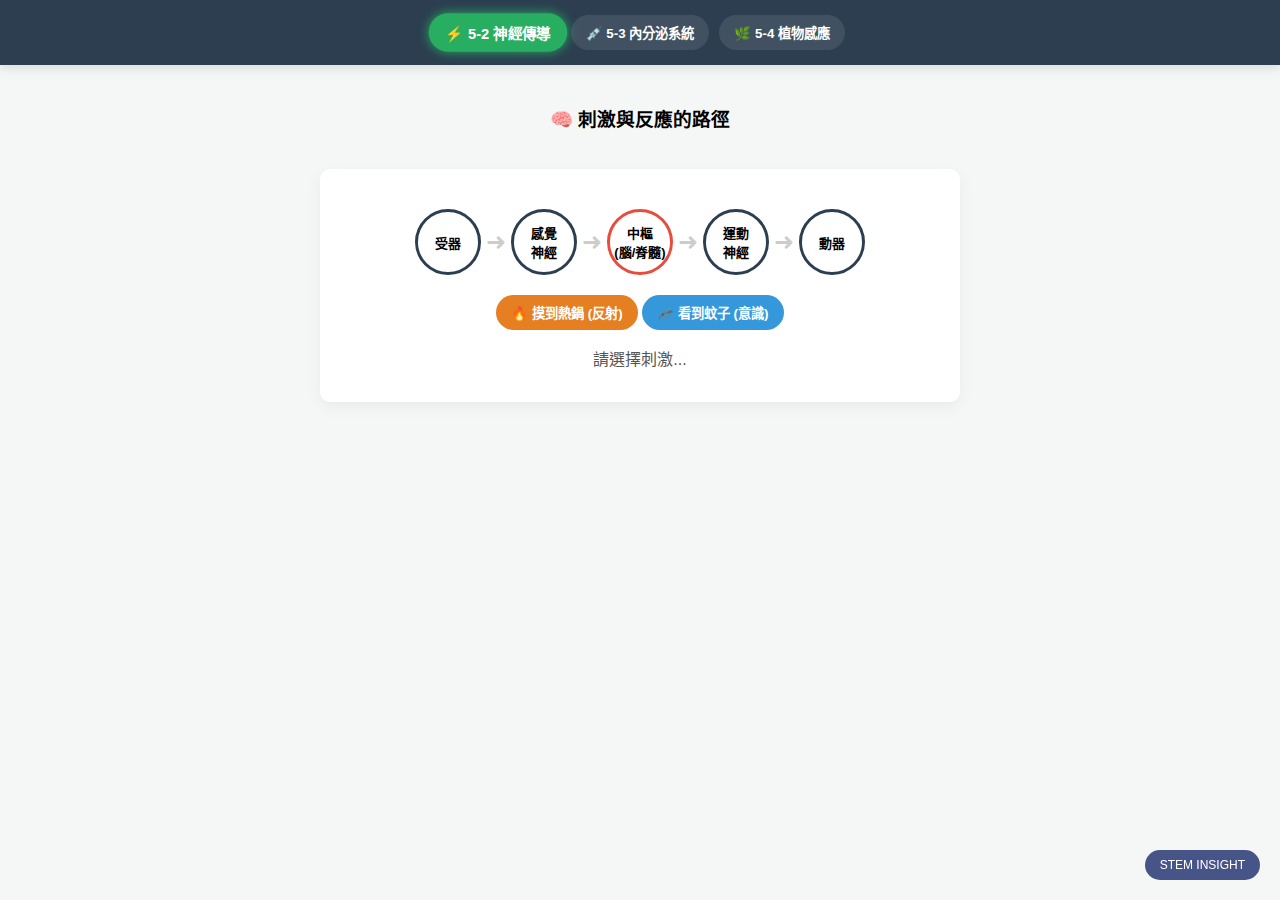
<file: lesson-06-bio-ch5/index.html>
<!DOCTYPE html>
<html lang="zh-TW">
<head>
    <meta charset="UTF-8">
    <title>Ch5 生物戰情中心 (完整版) | STEM INSIGHT</title>
    <style>
        :root { --primary: #2c3e50; --accent: #27ae60; --nerve: #f1c40f; --hormone: #e74c3c; }
        body { font-family: '微軟正黑體', sans-serif; background: #f4f7f6; margin: 0; display: flex; flex-direction: column; height: 100vh; }
        
        /* 導航列 */
        .nav-bar { background: var(--primary); padding: 15px; display: flex; justify-content: center; gap: 10px; box-shadow: 0 4px 10px rgba(0,0,0,0.1); }
        .nav-btn { padding: 8px 15px; cursor: pointer; border: none; background: rgba(255,255,255,0.1); color: white; border-radius: 50px; font-weight: bold; transition: 0.3s; }
        .nav-btn.active { background: var(--accent); transform: scale(1.1); box-shadow: 0 0 10px var(--accent); }
        .nav-btn:hover { background: rgba(255,255,255,0.3); }

        .content { flex: 1; position: relative; overflow-y: auto; padding-bottom: 50px; }
        .scene { display: none; padding: 20px; flex-direction: column; align-items: center; animation: fadeIn 0.5s; }
        .scene.active { display: flex; }
        @keyframes fadeIn { from { opacity: 0; transform: translateY(10px); } to { opacity: 1; transform: translateY(0); } }

        /* 通用卡片 */
        .desc-box { background: white; padding: 20px; border-radius: 10px; margin-top: 20px; max-width: 600px; width: 90%; text-align: center; box-shadow: 0 5px 15px rgba(0,0,0,0.05); }
        .btn-group button { margin: 5px; padding: 8px 16px; cursor: pointer; background: white; border: 2px solid #ccc; border-radius: 5px; transition: 0.2s; }
        .btn-group button:hover { background: #eee; transform: translateY(-2px); }

        /* --- Scene 1: 神經系統 --- */
        .pathway-container { display: flex; align-items: center; gap: 5px; margin-top: 20px; flex-wrap: wrap; justify-content: center; }
        .node { width: 60px; height: 60px; background: white; border: 3px solid var(--primary); border-radius: 50%; display: flex; align-items: center; justify-content: center; font-weight: bold; font-size: 13px; transition: 0.2s; }
        .arrow { font-size: 1.5rem; color: #ccc; }
        .activate { border-color: var(--nerve); background: #fffbe6; transform: scale(1.1); box-shadow: 0 0 10px var(--nerve); }

        /* --- Scene 2: 內分泌 (整合版) --- */
        .sub-tab-container { margin-bottom: 20px; }
        .sub-tab { padding: 5px 15px; cursor: pointer; border: 1px solid var(--hormone); background: white; color: var(--hormone); }
        .sub-tab.active { background: var(--hormone); color: white; }
        
        .hormone-section { display: none; width: 100%; flex-direction: column; align-items: center; }
        .hormone-section.active { display: flex; }

        /* 血糖球 */
        .chart-container { width: 280px; height: 200px; background: white; border-radius: 15px; position: relative; border-left: 2px solid #333; border-bottom: 2px solid #333; margin: 20px auto; }
        .sugar-level { position: absolute; left: 0; bottom: 50%; width: 100%; height: 2px; border-top: 2px dashed #ccc; } 
        .current-level { position: absolute; left: 45%; width: 25px; height: 25px; background: var(--hormone); border-radius: 50%; bottom: 50%; transition: bottom 1s cubic-bezier(0.4, 0, 0.2, 1); box-shadow: 0 2px 5px rgba(0,0,0,0.2); }

        /* 病患模擬 */
        .person { font-size: 5rem; transition: 0.5s; margin: 20px; }
        .shake { animation: shake 0.5s infinite; }
        @keyframes shake { 0% { transform: rotate(0deg); } 25% { transform: rotate(5deg); } 75% { transform: rotate(-5deg); } 100% { transform: rotate(0deg); } }

        /* --- Scene 3: 植物 --- */
        .plant-container { position: relative; width: 200px; height: 250px; border-bottom: 5px solid #5d4037; display: flex; justify-content: center; align-items: flex-end; margin-top: 30px; }
        .pot { width: 60px; height: 50px; background: #d35400; position: relative; transition: 1s; z-index: 2; }
        .stem { width: 10px; height: 120px; background: #27ae60; position: absolute; bottom: 50px; left: 25px; transform-origin: bottom center; transition: 2s; border-radius: 5px; }
        .root { width: 8px; height: 80px; background: #efebe9; position: absolute; top: 50px; left: 26px; transform-origin: top center; transition: 2s; opacity: 0; }
        .mimosa-leaf { width: 80px; height: 30px; background: #27ae60; border-radius: 50px 0; position: absolute; top: -10px; left: -35px; cursor: pointer; transition: 0.2s; }
        .mimosa-leaf.closed { transform: scaleX(0.1); background: #555; }

        .brand-watermark { position: fixed; bottom: 20px; right: 20px; background: rgba(26, 42, 108, 0.8); color: white; padding: 8px 15px; border-radius: 50px; font-size: 12px; pointer-events: none; z-index: 100; }
    </style>
</head>
<body>

    <div class="nav-bar">
        <button class="nav-btn active" onclick="switchScene(0)">⚡ 5-2 神經傳導</button>
        <button class="nav-btn" onclick="switchScene(1)">💉 5-3 內分泌系統</button>
        <button class="nav-btn" onclick="switchScene(2)">🌿 5-4 植物感應</button>
    </div>

    <div class="content">
        <div class="scene active" id="scene-0">
            <h3>🧠 刺激與反應的路徑</h3>
            <div class="desc-box">
                <div class="pathway-container">
                    <div class="node" id="n1">受器</div> <div class="arrow">➜</div>
                    <div class="node" id="n2">感覺<br>神經</div> <div class="arrow">➜</div>
                    <div class="node" id="n3" style="border-color: #e74c3c">中樞<br>(腦/脊髓)</div> <div class="arrow">➜</div>
                    <div class="node" id="n4">運動<br>神經</div> <div class="arrow">➜</div>
                    <div class="node" id="n5">動器</div>
                </div>
                <div style="margin-top:20px;">
                    <button class="nav-btn" style="background:#e67e22;" onclick="runPathway('reflex')">🔥 摸到熱鍋 (反射)</button>
                    <button class="nav-btn" style="background:#3498db;" onclick="runPathway('conscious')">🦟 看到蚊子 (意識)</button>
                </div>
                <p id="neuro-log" style="color:#555; height: 20px;">請選擇刺激...</p>
            </div>
        </div>

        <div class="scene" id="scene-1">
            <div class="sub-tab-container">
                <button class="sub-tab active" onclick="switchHormoneTab('sugar')">A. 血糖恆定 (回饋)</button>
                <button class="sub-tab" onclick="switchHormoneTab('clinic')">B. 激素失調診所</button>
            </div>

            <div id="sugar-mode" class="hormone-section active">
                <div class="chart-container">
                    <div style="position: absolute; top: 10px; left: 10px; color: #aaa; font-size:12px;">高血糖</div>
                    <div style="position: absolute; bottom: 10px; left: 10px; color: #aaa; font-size:12px;">低血糖</div>
                    <div class="sugar-level"></div>
                    <div class="current-level" id="glucose-ball"></div>
                </div>
                <div class="desc-box">
                    <p>狀態：<span id="sugar-status" style="font-weight:bold;">恆定</span></p>
                    <button class="nav-btn" style="background:#e74c3c;" onclick="changeSugar(85)">🍱 吃飽飯 (胰島素)</button>
                    <button class="nav-btn" style="background:#2980b9;" onclick="changeSugar(15)">🏃 運動後 (升糖素)</button>
                </div>
            </div>

            <div id="clinic-mode" class="hormone-section">
                <div class="person" id="patient">😐</div>
                <div class="desc-box">
                    <label>部位：</label>
                    <select id="hormone-select" style="padding:5px;">
                        <option value="growth">腦垂腺 (生長激素)</option>
                        <option value="thyroid">甲狀腺 (甲狀腺素)</option>
                    </select>
                    <div class="btn-group" style="margin-top:10px;">
                        <button onclick="inject('low')">⬇️ 不足</button>
                        <button onclick="resetPatient()">🟢 正常</button>
                        <button onclick="inject('high')">⬆️ 過量</button>
                    </div>
                    <p id="clinic-log" style="color:#b21f1f; font-weight:bold; min-height: 20px;"></p>
                </div>
            </div>
        </div>

        <div class="scene" id="scene-2">
            <h3>🌿 植物感應大亂鬥</h3>
            <div class="plant-container">
                <div class="pot" id="pot">
                    <div class="stem" id="stem"><div class="mimosa-leaf" id="leaf" onclick="touchMimosa()"></div></div>
                    <div class="root" id="root"></div>
                </div>
            </div>
            <div class="desc-box">
                <div class="btn-group">
                    <button onclick="resetPlant()">🔄 復原</button>
                    <button onclick="doGeotropism()">🌎 倒放 (向地/背地)</button>
                    <button onclick="touchMimosa()">🖐️ 觸摸含羞草</button>
                </div>
                <p id="plant-log" style="font-size: 14px; text-align: left; margin-top: 10px; color:#333;">說明會顯示在這裡...</p>
            </div>
        </div>
    </div>

    <div class="brand-watermark">STEM INSIGHT</div>

    <script>
        // 切換主頁籤
        function switchScene(n) {
            document.querySelectorAll('.scene').forEach((el, i) => el.classList.toggle('active', i === n));
            document.querySelectorAll('.nav-btn').forEach((el, i) => el.classList.toggle('active', i === n));
        }
        
        // 切換內分泌子頁籤
        function switchHormoneTab(mode) {
            document.getElementById('sugar-mode').classList.toggle('active', mode === 'sugar');
            document.getElementById('clinic-mode').classList.toggle('active', mode === 'clinic');
            document.querySelectorAll('.sub-tab').forEach(el => {
                el.classList.toggle('active', el.innerText.includes(mode === 'sugar' ? 'A.' : 'B.'));
            });
        }

        // --- 神經邏輯 ---
        async function runPathway(type) {
            const nodes = ['n1', 'n2', 'n3', 'n4', 'n5'];
            const speed = type === 'reflex' ? 100 : 400; // 反射快，意識慢
            document.getElementById('neuro-log').innerText = type === 'reflex' ? "脊髓反射：速度快，不經大腦！" : "大腦意識：要思考，速度慢。";
            
            nodes.forEach(id => document.getElementById(id).classList.remove('activate'));
            
            // 如果是反射，跳過大腦 (但在這裡我們簡化路徑顯示，主要用速度區分)
            // 嚴格來說反射不一定經過n3的大腦部分，但都過中樞
            for (let i = 0; i < nodes.length; i++) {
                let node = document.getElementById(nodes[i]);
                node.classList.add('activate');
                await new Promise(r => setTimeout(r, speed));
                node.classList.remove('activate');
            }
            document.getElementById('n5').classList.add('activate');
        }

        // --- 血糖邏輯 ---
        let sugarY = 50;
        function changeSugar(target) {
            sugarY = target;
            const ball = document.getElementById('glucose-ball');
            const status = document.getElementById('sugar-status');
            ball.style.bottom = sugarY + "%";
            
            if(target > 80) {
                status.innerText = "血糖過高 → 胰島素分泌 (合成肝糖)";
                status.style.color = "#e74c3c";
                setTimeout(() => { sugarY = 50; ball.style.bottom = "50%"; status.innerText = "恢復恆定"; status.style.color="green"; }, 2000);
            } else if (target < 20) {
                status.innerText = "血糖過低 → 升糖素分泌 (分解肝糖)";
                status.style.color = "#2980b9";
                setTimeout(() => { sugarY = 50; ball.style.bottom = "50%"; status.innerText = "恢復恆定"; status.style.color="green"; }, 2000);
            }
        }

        // --- 診所邏輯 ---
        function resetPatient() {
            const p = document.getElementById('patient');
            p.style.transform = 'scale(1)';
            p.innerText = "😐";
            p.classList.remove('shake');
            document.getElementById('clinic-log').innerText = "";
        }
        function inject(level) {
            const hormone = document.getElementById('hormone-select').value;
            const p = document.getElementById('patient');
            const log = document.getElementById('clinic-log');
            resetPatient(); // 先歸零
            
            setTimeout(() => {
                if (hormone === 'growth') {
                    if (level === 'high') {
                        p.style.transform = 'scale(1.5)'; p.innerText = "😲";
                        log.innerText = "生長激素過多：巨人症 (幼年)";
                    } else {
                        p.style.transform = 'scale(0.6)'; p.innerText = "👶";
                        log.innerText = "生長激素不足：侏儒症 (智力正常)";
                    }
                } else { // Thyroid
                    if (level === 'high') {
                        p.innerText = "👀"; p.classList.add('shake');
                        log.innerText = "甲狀腺亢進：眼突、心悸、消瘦";
                    } else {
                        p.innerText = "😴"; p.style.transform = 'scale(1.1)';
                        log.innerText = "甲狀腺不足：呆小症 (幼年/智力受損)";
                    }
                }
            }, 50);
        }

        // --- 植物邏輯 ---
        function resetPlant() {
            document.getElementById('pot').style.transform = 'rotate(0deg)';
            document.getElementById('stem').style.transform = 'rotate(0deg)';
            document.getElementById('root').style.opacity = '0';
            document.getElementById('root').style.transform = 'rotate(0deg)';
            document.getElementById('leaf').classList.remove('closed');
            document.getElementById('plant-log').innerText = "植物復原。";
        }
        function doGeotropism() {
            resetPlant();
            document.getElementById('pot').style.transform = 'rotate(90deg) translateY(-50px)';
            document.getElementById('root').style.opacity = '1';
            setTimeout(() => {
                document.getElementById('stem').style.transform = 'rotate(-90deg)';
                document.getElementById('root').style.transform = 'rotate(90deg)';
                document.getElementById('plant-log').innerHTML = "莖：<b style='color:green'>背地性</b> (生長素多長得快) <br> 根：<b style='color:brown'>向地性</b> (生長素多長得慢)";
            }, 1000);
        }
        function touchMimosa() {
            document.getElementById('leaf').classList.add('closed');
            document.getElementById('plant-log').innerHTML = "<b style='color:red'>觸發運動</b>：水分流失 (膨壓)，速度快，與生長素無關！";
        }
    </script>
</body>
</html>
</file>
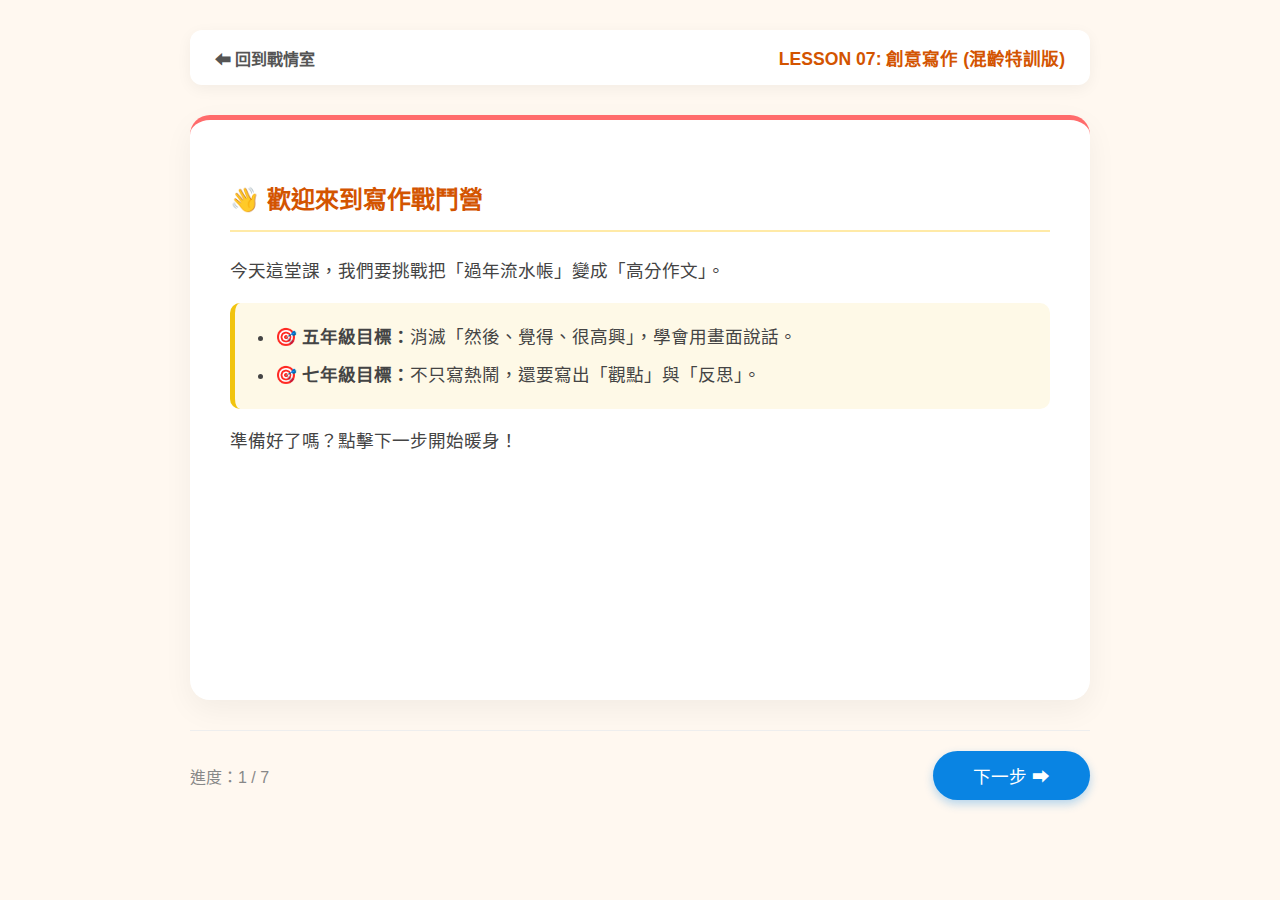
<file: lesson-07-writing-cny/index.html>
<!DOCTYPE html>
<html lang="zh-TW">
<head>
    <meta charset="UTF-8">
    <meta name="viewport" content="width=device-width, initial-scale=1.0">
    <title>L07: 創意寫作-獨特新年 | STEM INSIGHT</title>
    <link rel="stylesheet" href="../../assets/css/dashboard.css">
    
    <style>
        /* 課程專屬樣式 */
        body {
            background: #fff8f0; /* 溫暖的米色背景 */
            color: #333;
            background-image: none;
        }
        
        .container { max-width: 900px; margin-top: 30px; }

        /* 導航列 */
        .lesson-nav {
            display: flex; justify-content: space-between; align-items: center;
            padding: 15px 25px; background: white; border-radius: 12px;
            box-shadow: 0 4px 15px rgba(0,0,0,0.05); margin-bottom: 30px;
        }
        .back-link { text-decoration: none; color: #555; font-weight: bold; display: flex; align-items: center; gap: 5px; }
        .back-link:hover { color: #d35400; }

        /* 主內容區塊 */
        #app-container {
            background: white;
            padding: 40px;
            border-radius: 20px;
            box-shadow: 0 10px 30px rgba(0,0,0,0.05);
            border-top: 5px solid #ff6b6b; /* 新年紅 */
            min-height: 500px;
            animation: fadeIn 0.5s ease-in-out;
        }

        /* 通用元件樣式 */
        .lesson-step-title { color: #d35400; border-bottom: 2px solid #ffeaa7; padding-bottom: 15px; margin-bottom: 25px; }
        
        .sense-result-box {
            font-size: 2.5rem; font-weight: bold; color: #c0392b;
            text-align: center; margin: 30px 0; padding: 30px;
            border: 3px dashed #e17055; border-radius: 15px; background: #fff5f5;
        }
        .sense-result-box.highlight { transform: scale(1.05); transition: 0.3s; background: #ffeaa7; border-style: solid; }

        .action-btn {
            display: block; width: 100%; padding: 15px; font-size: 1.1rem;
            background: linear-gradient(135deg, #ff7675, #d63031);
            color: white; border: none; border-radius: 10px; cursor: pointer;
            box-shadow: 0 4px 10px rgba(214, 48, 49, 0.3); transition: 0.2s; font-weight: bold;
        }
        .action-btn:hover { filter: brightness(1.1); }
        .action-btn:active { transform: scale(0.98); }

        .student-input {
            width: 100%; padding: 15px; border: 2px solid #eee;
            border-radius: 10px; font-size: 1rem; margin-top: 10px; resize: vertical;
            font-family: 'Noto Sans TC', sans-serif;
            transition: 0.2s;
        }
        .student-input:focus { outline: none; border-color: #ff7675; background: #fffdf9; }

        .budget-display { font-size: 1.2rem; font-weight: bold; color: #2d3436; margin: 15px 0; padding: 20px; background: #dfe6e9; border-radius: 8px; }
        .input-group { display: flex; gap: 10px; margin-bottom: 20px; }
        .input-text { flex: 2; padding: 12px; border-radius: 8px; border: 1px solid #ddd; }
        .input-num { flex: 1; padding: 12px; border-radius: 8px; border: 1px solid #ddd; }
        .add-btn { background: #00b894; color: white; border: none; padding: 0 25px; border-radius: 8px; cursor: pointer; font-weight: bold; }
        .budget-list { list-style: none; padding: 0; margin-top: 20px; }
        .budget-list li { display: flex; justify-content: space-between; padding: 12px; border-bottom: 1px solid #eee; }

        .controls { margin-top: 30px; display: flex; justify-content: space-between; border-top: 1px solid #eee; padding-top: 20px; }
        .next-btn {
            padding: 12px 40px; background: #0984e3; color: white; border: none;
            border-radius: 30px; font-size: 1.1rem; cursor: pointer; display: flex; align-items: center; gap: 8px;
            box-shadow: 0 4px 10px rgba(9, 132, 227, 0.3);
        }
        .next-btn:hover { background: #74b9ff; transform: translateY(-2px); }

        @keyframes fadeIn { from { opacity: 0; transform: translateY(10px); } to { opacity: 1; transform: translateY(0); } }
    </style>
</head>
<body>

    <div class="container">
        <div class="lesson-nav">
            <a href="../../index.html" class="back-link">⬅ 回到戰情室</a>
            <div style="font-weight: bold; color: #d35400; font-size: 1.1rem;">LESSON 07: 創意寫作 (混齡特訓版)</div>
        </div>

        <div id="app-container">
            </div>

        <div class="controls">
            <span id="step-indicator" style="color:#888; display:flex; align-items:center;">進度：1 / 6</span>
            <button id="next-step-btn" class="next-btn">下一步 ➡</button>
        </div>
    </div>

    <script>
        const lessonData = {
            id: "cny_writing_full",
            title: "我的獨特新年 (2小時特訓版)",
            steps: [
                {
                    type: "intro",
                    title: "👋 歡迎來到寫作戰鬥營",
                    content: `
                        <p>今天這堂課，我們要挑戰把「過年流水帳」變成「高分作文」。</p>
                        <ul style="background:#fef9e7; padding:20px 40px; border-radius:10px; border-left:5px solid #f1c40f;">
                            <li style="margin-bottom:10px;"><strong>🎯 五年級目標：</strong>消滅「然後、覺得、很高興」，學會用畫面說話。</li>
                            <li><strong>🎯 七年級目標：</strong>不只寫熱鬧，還要寫出「觀點」與「反思」。</li>
                        </ul>
                        <p>準備好了嗎？點擊下一步開始暖身！</p>
                    `
                },
                {
                    type: "game_random_sense",
                    title: "暖身：五感雷達啟動",
                    instruction: "寫作的第一步是「觀察」。抽一個感官，分享你在過年期間的觀察。",
                    options: [
                        "👀 視覺：滿桌的紅色、發霉的年糕、親戚的假髮(?)", 
                        "👂 聽覺：麻將洗牌聲、鞭炮聲、親戚的問候攻勢", 
                        "👃 嗅覺：拜拜的線香、火鍋的熱氣、新衣服的味道", 
                        "👅 味覺：年糕的甜膩、長年菜的苦澀、瓜子的鹹味", 
                        "🖐 觸覺：紅包的厚度、洗碗水的冰冷、黏黏的糖果紙"
                    ]
                },
                {
                    type: "sentence_surgery",
                    title: "特訓一：句子整容院",
                    description: "為什麼作文分數不高？因為我們常寫「流水帳」。來看看如何把枯燥的句子變身！",
                    badExample: "今天除夕夜，我們全家一起吃火鍋，我覺得很開心。",
                    goodExample: "除夕夜，圓桌中央的<strong>火鍋冒著白煙</strong>，伴隨著<strong>咕嚕咕嚕</strong>的滾沸聲。全家人圍坐在一起，雖然窗外寒風刺骨，但我的心裡卻像那鍋湯一樣，<strong>暖烘烘的</strong>。",
                    practicePrompt: "請修改這句：『我拿到紅包，很高興地跟阿嬤說謝謝。』"
                },
                {
                    type: "interactive_budget",
                    title: "特訓二：紅包規劃師 & 價值思辨",
                    instruction: "恭喜獲得虛擬紅包一萬元！小五請規劃用途；國七請思考這筆錢背後的「人情世故」。",
                    budget: 10000
                },
                {
                    type: "topic_selector",
                    title: "特訓三：寫作分流 (核心段落)",
                    choices: [
                        {
                            level: "五年級 (描述力)",
                            title: "鏡頭下的年夜飯",
                            color: "#27ae60",
                            desc: "選擇一道菜或一個時刻，用「五感」做特寫。",
                            guides: [
                                "🔍 <strong>特寫鏡頭：</strong>那道菜看起來像什麼？(冒著煙？油亮亮？)",
                                "😋 <strong>味覺描寫：</strong>吃下去的口感？(入口即化？)",
                                "🚫 <strong>禁忌：</strong>不要從早上寫到晚上，只寫這頓飯！"
                            ]
                        },
                        {
                            level: "七年級 (思辨力)",
                            title: "熱鬧後的冷思考",
                            color: "#d35400",
                            desc: "探討過年習俗的變化，或表面熱鬧下的真實感受。",
                            guides: [
                                "⚖️ <strong>對比法：</strong>小時候單純的期待 vs 現在的社交壓力。",
                                "📱 <strong>社會觀察：</strong>科技如何改變了圍爐？(大家都在滑手機?)",
                                "🧠 <strong>核心觀點：</strong>你認為「年味」變淡了嗎？為什麼？"
                            ]
                        }
                    ]
                },
                {
                    type: "guided_writing",
                    title: "總結：新年新希望 (豹尾)",
                    prompt: "文章的最後，請給自己一個具體的目標 (不要寫「學業進步」這種空話)。國七請嘗試呼應開頭的觀點。",
                    placeholder: "新的一年，我不求事事順利，只希望在面對困難時，能像...",
                    minChars: 50
                },
                {
                    type: "intro",
                    title: "🎉 課程完成",
                    content: "<h3>太棒了！</h3><p>你已經完成了素材蒐集與大綱構思。現在，請將剛剛寫的內容整理到稿紙或 Word 上，完成你的大作吧！</p>"
                }
            ]
        };
    </script>

    <script src="../../assets/js/renderers/writing-renderer.js"></script>

    <script>
        let currentStepIndex = 0;
        const container = document.getElementById('app-container');
        const nextBtn = document.getElementById('next-step-btn');
        const stepIndicator = document.getElementById('step-indicator');

        function loadStep(index) {
            if (index >= lessonData.steps.length) {
                alert("課程結束！");
                return;
            }
            // 渲染內容
            WritingRenderer.renderStep(lessonData.steps[index], container);
            
            // 更新進度條
            stepIndicator.innerText = `進度：${index + 1} / ${lessonData.steps.length}`;

            // 更新按鈕狀態
            if (index === lessonData.steps.length - 1) {
                nextBtn.innerText = "完成課程 ✅";
                nextBtn.style.background = "#27ae60";
            } else {
                nextBtn.innerText = "下一步 ➡";
                nextBtn.style.background = "#0984e3";
            }
            
            // 捲動到頂部
            window.scrollTo(0, 0);
        }

        nextBtn.onclick = () => {
            currentStepIndex++;
            if(currentStepIndex < lessonData.steps.length) {
                loadStep(currentStepIndex);
            } else {
                alert("恭喜完成！記得存檔喔！");
            }
        };

        // 啟動
        loadStep(0);
    </script>
</body>
</html>
</file>
<file: assets/css/dashboard.css>
/* 檔案路徑：assets/css/dashboard.css */

:root {
    /* 核心配色：科技深藍與霓虹光 */
    --bg-deep: #0f172a;
    --bg-card: rgba(30, 41, 59, 0.7);
    --text-main: #e2e8f0;
    --text-muted: #94a3b8;
    --neon-blue: #38bdf8;
    --neon-green: #4ade80;
    --neon-purple: #c084fc;
    --neon-orange: #fbbf24;
    --border-glow: 1px solid rgba(255, 255, 255, 0.1);
}

body {
    font-family: 'Noto Sans TC', sans-serif;
    background-color: var(--bg-deep);
    background-image: 
        linear-gradient(rgba(255, 255, 255, 0.03) 1px, transparent 1px),
        linear-gradient(90deg, rgba(255, 255, 255, 0.03) 1px, transparent 1px);
    background-size: 40px 40px;
    color: var(--text-main);
    margin: 0;
    padding-bottom: 50px;
}

/* 頂部導航 */
header {
    background: rgba(15, 23, 42, 0.9);
    backdrop-filter: blur(10px);
    border-bottom: 1px solid rgba(56, 189, 248, 0.2);
    padding: 15px 30px;
    display: flex;
    justify-content: space-between;
    align-items: center;
    position: sticky;
    top: 0;
    z-index: 100;
}

.brand-group { display: flex; align-items: center; gap: 15px; }
.brand-logo {
    font-family: monospace;
    font-weight: 700;
    font-size: 1.5rem;
    color: var(--neon-blue);
    text-shadow: 0 0 10px rgba(56, 189, 248, 0.5);
}
.brand-tag {
    background: rgba(56, 189, 248, 0.1);
    color: var(--neon-blue);
    font-size: 0.75rem;
    padding: 4px 8px;
    border-radius: 4px;
    border: 1px solid rgba(56, 189, 248, 0.3);
}

/* 數據儀表板 */
.stats-bar { display: flex; gap: 20px; font-family: monospace; font-size: 0.85rem; }
.stat-item { display: flex; flex-direction: column; align-items: flex-end; }
.stat-label { color: var(--text-muted); font-size: 0.7rem; }
.stat-value { color: var(--neon-green); font-weight: bold; }
.status-dot { height: 8px; width: 8px; background-color: var(--neon-green); border-radius: 50%; display: inline-block; margin-right: 5px; box-shadow: 0 0 5px var(--neon-green); }

/* 主容器 */
.container { max-width: 1200px; margin: 40px auto; padding: 0 20px; }

/* 分區標題 */
.section-header {
    display: flex; align-items: center; margin: 50px 0 25px 0;
    padding-bottom: 10px; border-bottom: 1px solid rgba(255,255,255,0.1);
}
.section-tag {
    font-family: monospace;
    background: linear-gradient(90deg, var(--neon-blue), transparent);
    color: #0f172a; padding: 5px 15px; font-weight: bold; margin-right: 15px;
    clip-path: polygon(0 0, 90% 0, 100% 100%, 0 100%);
}
.section-title { font-size: 1.2rem; color: var(--text-main); letter-spacing: 1px; }

/* 卡片網格 */
.grid { display: grid; grid-template-columns: repeat(auto-fill, minmax(300px, 1fr)); gap: 25px; }

/* 科技卡片 */
.card {
    background: var(--bg-card); border: var(--border-glow); border-radius: 12px;
    padding: 25px; text-decoration: none; color: inherit; position: relative;
    overflow: hidden; transition: all 0.3s cubic-bezier(0.4, 0, 0.2, 1);
    backdrop-filter: blur(5px); display: flex; flex-direction: column; justify-content: space-between; height: 100%;
}
.card:hover { transform: translateY(-5px); background: rgba(30, 41, 59, 0.9); box-shadow: 0 0 20px rgba(56, 189, 248, 0.15); border-color: var(--neon-blue); }

/* 卡片左側光條 */
.card::before { content: ''; position: absolute; top: 0; left: 0; width: 4px; height: 100%; background: var(--neon-blue); opacity: 0.5; transition: 0.3s; }
.card:hover::before { opacity: 1; box-shadow: 0 0 10px var(--neon-blue); }

/* 科目顏色定義 */
.card[data-type="bio"]::before { background: var(--neon-green); }
.card[data-type="bio"]:hover { border-color: var(--neon-green); box-shadow: 0 0 20px rgba(74, 222, 128, 0.15); }
.card[data-type="physics"]::before { background: var(--neon-purple); }
.card[data-type="physics"]:hover { border-color: var(--neon-purple); box-shadow: 0 0 20px rgba(192, 132, 252, 0.15); }
.card[data-type="writing"]::before { background: var(--neon-orange); }
.card[data-type="writing"]:hover { border-color: var(--neon-orange); box-shadow: 0 0 20px rgba(251, 191, 36, 0.15); }

/* 卡片內容 */
.card-header { display: flex; justify-content: space-between; align-items: flex-start; margin-bottom: 15px; }
.card-icon { font-size: 2rem; filter: drop-shadow(0 0 5px rgba(255,255,255,0.3)); }
.card-id { font-family: monospace; font-size: 0.8rem; color: var(--text-muted); border: 1px solid rgba(255,255,255,0.1); padding: 2px 6px; border-radius: 4px; }
.card h3 { margin: 0 0 10px 0; font-size: 1.15rem; font-weight: 500; }
.card p { font-size: 0.9rem; color: var(--text-muted); line-height: 1.6; margin: 0; }
.badge { display: inline-block; padding: 3px 8px; border-radius: 4px; font-size: 0.75rem; background: rgba(255,255,255,0.1); margin-top: 10px; }

footer { text-align: center; margin-top: 60px; color: var(--text-muted); font-size: 0.8rem; font-family: monospace; border-top: 1px solid rgba(255,255,255,0.05); padding-top: 20px; }
</file>
